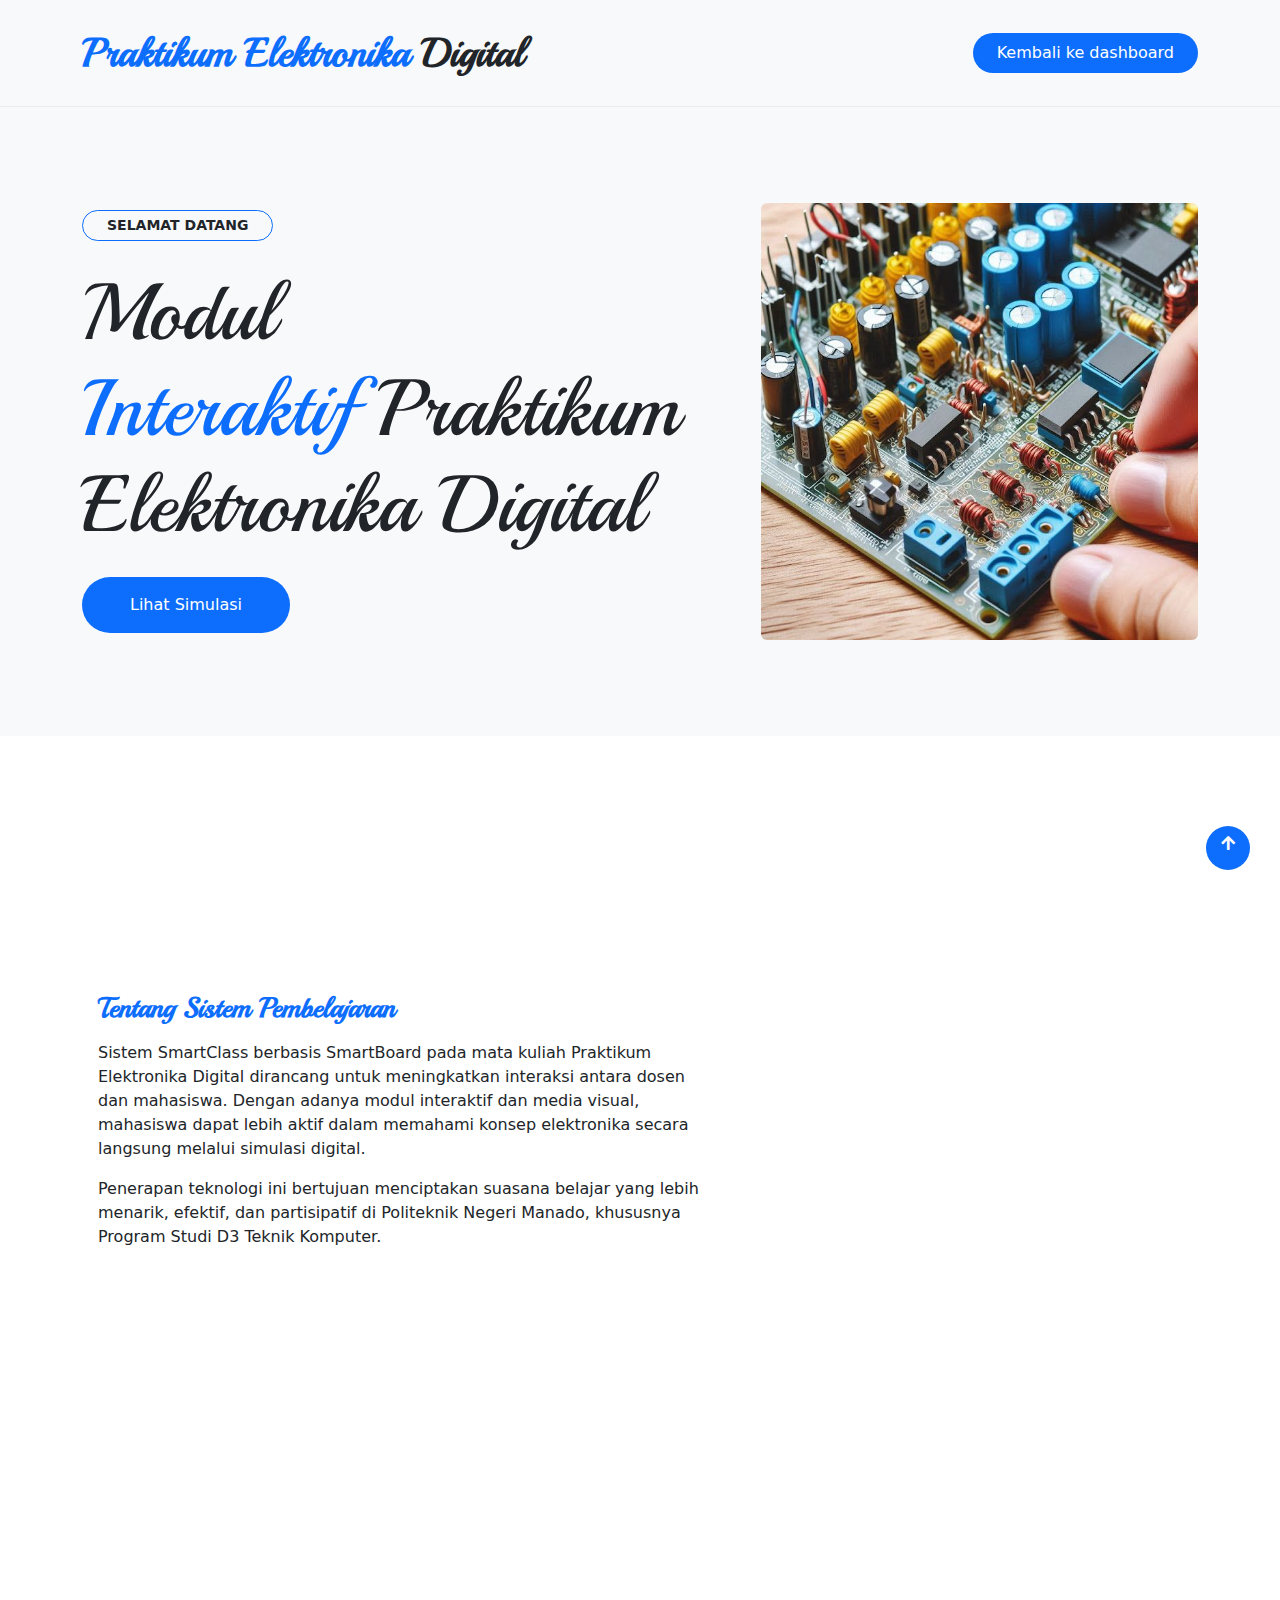
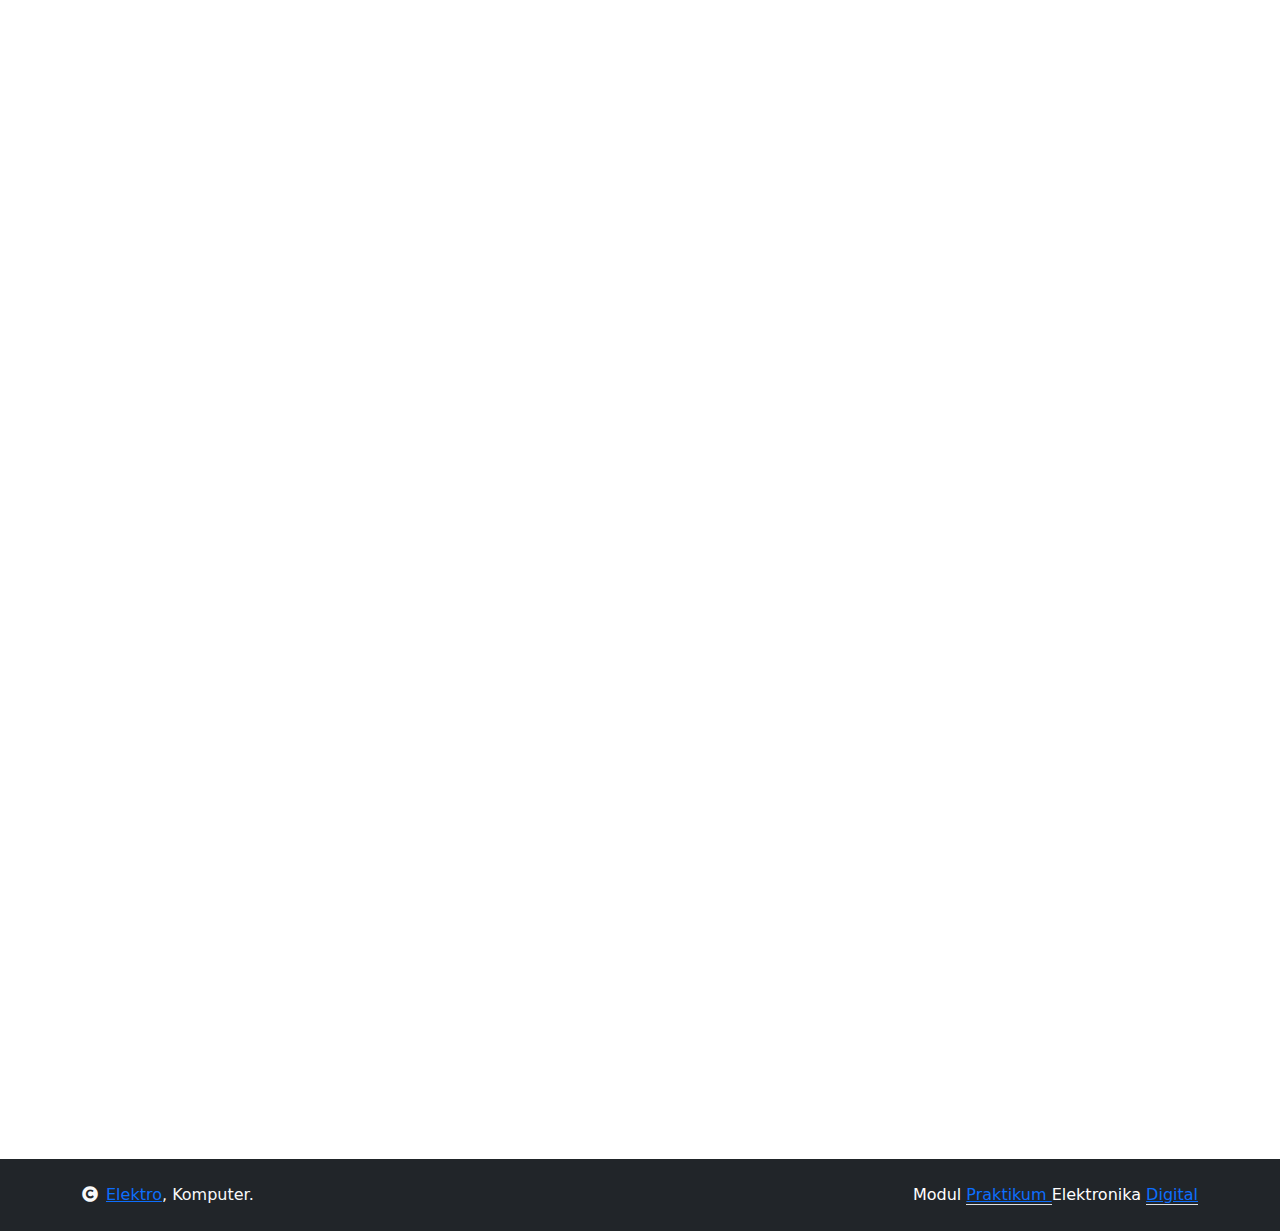
<file: index.html>
<!DOCTYPE html>
<html lang="en">

    <head>
        <meta charset="utf-8">
        <title>CaterServ - Catering Services Website Template</title>
        <meta content="width=device-width, initial-scale=1.0" name="viewport">
        <meta content="" name="keywords">
        <meta content="" name="description">

        <!-- Google Web Fonts -->
        <link rel="preconnect" href="https://fonts.googleapis.com">
        <link rel="preconnect" href="https://fonts.gstatic.com" crossorigin>
        <link href="https://fonts.googleapis.com/css2?family=Open+Sans:wght@400;600&family=Playball&display=swap" rel="stylesheet">

        <!-- Icon Font Stylesheet -->
        <link rel="stylesheet" href="https://use.fontawesome.com/releases/v5.15.4/css/all.css"/>
        <link href="https://cdn.jsdelivr.net/npm/bootstrap-icons@1.4.1/font/bootstrap-icons.css" rel="stylesheet">

        <!-- Libraries Stylesheet -->
        <link href="lib/animate/animate.min.css" rel="stylesheet">
        <link href="lib/lightbox/css/lightbox.min.css" rel="stylesheet">
        <link href="lib/owlcarousel/owl.carousel.min.css" rel="stylesheet">

        <!-- Customized Bootstrap Stylesheet -->
        <link href="css/bootstrap.min.css" rel="stylesheet">

        <!-- Template Stylesheet -->
        <link href="css/style.css" rel="stylesheet">
        <link href="https://cdn.jsdelivr.net/npm/bootstrap@5.3.0/dist/css/bootstrap.min.css" rel="stylesheet">
    </head>

    <body>

        <!-- Spinner Start -->
        <div id="spinner" class="show w-100 vh-100 bg-white position-fixed translate-middle top-50 start-50  d-flex align-items-center justify-content-center">
            <div class="spinner-grow text-primary" role="status"></div>
        </div>
        <!-- Spinner End -->


        <!-- Navbar start -->
        <div class="container-fluid nav-bar">
            <div class="container">
                <nav class="navbar navbar-light navbar-expand-lg py-4">
                    <a href="index.html" class="navbar-brand">
                        <h1 class="text-primary fw-bold mb-0"> Praktikum Elektronika <span class="text-dark">Digital</span> </h1>
                    </a>
                    <button class="navbar-toggler py-2 px-3" type="button" data-bs-toggle="collapse" data-bs-target="#navbarCollapse">
                        <span class="fa fa-bars text-primary"></span>
                    </button>
                    <div class="collapse navbar-collapse" id="navbarCollapse">
                        <div class="navbar-nav mx-auto">
                        </div>
                        <a href="https://fauzywarow.github.io/Modul/" class="btn btn-primary py-2 px-4 d-none d-xl-inline-block rounded-pill">Kembali ke dashboard</a>
                    </div>
                </nav>
            </div>
        </div>
        <!-- Navbar End -->


        <!-- Modal Search Start -->
        <div class="modal fade" id="searchModal" tabindex="-1" aria-labelledby="exampleModalLabel" aria-hidden="true">
            <div class="modal-dialog modal-fullscreen">
                <div class="modal-content rounded-0">
                    <div class="modal-header">
                        <h5 class="modal-title" id="exampleModalLabel">Search by keyword</h5>
                        <button type="button" class="btn-close" data-bs-dismiss="modal" aria-label="Close"></button>
                    </div>
                    <div class="modal-body d-flex align-items-center">
                        <div class="input-group w-75 mx-auto d-flex">
                            <input type="search" class="form-control bg-transparent p-3" placeholder="keywords" aria-describedby="search-icon-1">
                            <span id="search-icon-1" class="input-group-text p-3"><i class="fa fa-search"></i></span>
                        </div>
                    </div>
                </div>
            </div>
        </div>
        <!-- Modal Search End -->


        <!-- Hero Start -->
        <div class="container-fluid bg-light py-6 my-6 mt-0">
            <div class="container">
                <div class="row g-5 align-items-center">
                    <div class="col-lg-7 col-md-12">
                        <small class="d-inline-block fw-bold text-dark text-uppercase bg-light border border-primary rounded-pill px-4 py-1 mb-4 animated bounceInDown">Selamat Datang</small>
                        <h1 class="display-1 mb-4 animated bounceInDown">Modul <span class="text-primary">Interaktif</span>Praktikum Elektronika Digital</h1>
                        <a href="https://syallomita.github.io/praktikum-elektronika-digital/" class="btn btn-primary border-0 rounded-pill py-3 px-4 px-md-5 animated bounceInLeft">Lihat Simulasi</a>
                    </div>
                    <div class="col-lg-5 col-md-12">
                        <img src="img/hero.jpg" class="img-fluid rounded animated zoomIn" alt="">
                    </div>
                </div>
            </div>
        </div>
        <!-- Hero End -->


        <!-- Fact Start -->
<div class="container-fluid faqt py-6">
    <div class="container">
      <div class="row g-4 align-items-center">
        <div class="col-lg-7">
          <div class="row">
            <div class="col-12">
              <div class="p-3">
                <h3 class="text-primary fw-bold mb-3">
                  Tentang Sistem Pembelajaran
                </h3>
                <p>
                  Sistem SmartClass berbasis SmartBoard pada mata kuliah Praktikum Elektronika Digital dirancang untuk meningkatkan interaksi antara dosen dan mahasiswa. Dengan adanya modul interaktif dan media visual, mahasiswa dapat lebih aktif dalam memahami konsep elektronika secara langsung melalui simulasi digital.
                </p>
                <p>
                  Penerapan teknologi ini bertujuan menciptakan suasana belajar yang lebih menarik, efektif, dan partisipatif di Politeknik Negeri Manado, khususnya Program Studi D3 Teknik Komputer.
                </p>
              </div>
            </div>
          </div>
        </div>
  
        <div class="col-lg-5 wow bounceInUp" data-wow-delay="0.1s">
          <div class="video text-center">
            <button
              type="button"
              class="btn btn-play"
              data-bs-toggle="modal"
              data-src="https://www.youtube.com/embed/gqeec7iE2h4"
              data-bs-target="#videoModal"
            >
              <span></span>
            </button>
          </div>
        </div>
      </div>
    </div>
  </div>
            <!-- Modal Video -->
<div class="modal fade" id="videoModal" tabindex="-1" aria-labelledby="exampleModalLabel" aria-hidden="true">
    <div class="modal-dialog modal-lg modal-dialog-centered">
      <div class="modal-content rounded-0">
        <div class="modal-header">
          <h5 class="modal-title" id="exampleModalLabel">Youtube Video</h5>
          <button type="button" class="btn-close" data-bs-dismiss="modal" aria-label="Close"></button>
        </div>
        <div class="modal-body">
          <div class="ratio ratio-16x9">
            <iframe
              id="video"
              src=""
              frameborder="0"
              allow="accelerometer; autoplay; clipboard-write; encrypted-media; gyroscope; picture-in-picture"
              allowfullscreen
            ></iframe>
          </div>
        </div>
      </div>
    </div>
  </div>
  <!-- Bootstrap JS (WAJIB ADA) -->
<script src="https://cdn.jsdelivr.net/npm/bootstrap@5.3.0/dist/js/bootstrap.bundle.min.js"></script>

<!-- Script agar video muncul dan autoplay saat modal dibuka -->
<script>
  var videoModal = document.getElementById("videoModal");
  var videoIframe = document.getElementById("video");

  // Saat modal dibuka, ambil link dan set autoplay
  videoModal.addEventListener("show.bs.modal", function (event) {
    var button = event.relatedTarget;
    var videoSrc = button.getAttribute("data-src");
    videoIframe.src = videoSrc + "?autoplay=1&modestbranding=1&showinfo=0&rel=0";
  });

  // Saat modal ditutup, reset video
  videoModal.addEventListener("hidden.bs.modal", function () {
    videoIframe.src = "";
  });
</script>
            <!-- Script agar video muncul dan autoplay saat modal dibuka -->
            <script>
                var videoModal = document.getElementById('videoModal');
                var videoIframe = document.getElementById('video');

                videoModal.addEventListener('show.bs.modal', function (event) {
                    var button = event.relatedTarget;
                    var videoSrc = button.getAttribute('data-src');
                    videoIframe.src = videoSrc + "?autoplay=1&modestbranding=1&showinfo=0";
                });

                videoModal.addEventListener('hidden.bs.modal', function () {
                    videoIframe.src = ""; // Reset video saat modal ditutup
                });
            </script>


        <!-- Service Start -->
        <div class="container-fluid service py-6">
            <div class="container">
                <div class="text-center wow bounceInUp" data-wow-delay="0.1s">
                    <small class="d-inline-block fw-bold text-dark text-uppercase bg-light border border-primary rounded-pill px-4 py-1 mb-3">Part</small>
                    <h1 class="display-5 mb-5">Silahkan memilih part modul</h1>
                </div>
                <div class="row g-4">
                    <div class="col-lg-3 col-md-6 col-sm-12 wow bounceInUp" data-wow-delay="0.1s">
                        <div class="bg-light rounded service-item">
                            <div class="service-content d-flex align-items-center justify-content-center p-4">
                                <div class="service-content-icon text-center">
                                    <i class="fas fa-microchip fa-3x text-primary mb-4"></i>
                                    <h4 class="mb-3">Pengenalan Sistem Bilangan dan Logika Digital</h4>
                                    <p class="mb-4">Membahas dasar sistem bilangan (biner, desimal, oktal, heksadesimal), konversi antar sistem, dan pengantar logika digital sebagai fondasi praktikum.</p>
                                    <a href="1.html" class="btn btn-primary px-4 py-2 rounded-pill">Baca</a>
                                </div>
                            </div>
                        </div>
                    </div>
                    <div class="col-lg-3 col-md-6 col-sm-12 wow bounceInUp" data-wow-delay="0.3s">
                        <div class="bg-light rounded service-item">
                            <div class="service-content d-flex align-items-center justify-content-center p-4">
                                <div class="service-content-icon text-center">
                                    <i class="fas fa-bolt fa-3x text-primary mb-4"></i>
                                    <h4 class="mb-3">Gerbang Logika Dasar (AND, OR, NOT)</h4>
                                    <p class="mb-4">Mempelajari fungsi dasar, simbol, dan tabel kebenaran dari gerbang logika dasar serta cara menghubungkannya secara fisik dan simulasi.</p>
                                    <a href="2.html" class="btn btn-primary px-4 py-2 rounded-pill">Baca</a>
                                </div>
                            </div>
                        </div>
                    </div>
                    <div class="col-lg-3 col-md-6 col-sm-12 wow bounceInUp" data-wow-delay="0.5s">
                        <div class="bg-light rounded service-item">
                            <div class="service-content d-flex align-items-center justify-content-center p-4">
                                <div class="service-content-icon text-center">
                                    <i class="fas fa-plug fa-3x text-primary mb-4"></i>
                                    <h4 class="mb-3">Gerbang Logika Kombinasi (NAND, NOR, XOR, XNOR)</h4>
                                    <p class="mb-4">Menggabungkan beberapa gerbang logika untuk membentuk fungsi yang lebih kompleks dan mempelajari penggunaannya dalam desain rangkaian..</p>
                                    <a href="3.html" class="btn btn-primary px-4 py-2 rounded-pill">Baca</a>
                                </div>
                            </div>
                        </div>
                    </div>
                    <div class="col-lg-3 col-md-6 col-sm-12 wow bounceInUp" data-wow-delay="0.7s">
                        <div class="bg-light rounded service-item">
                            <div class="service-content d-flex align-items-center justify-content-center p-4">
                                <div class="service-content-icon text-center">
                                    <i class="fas fa-tools fa-3x text-primary mb-4"></i>
                                    <h4 class="mb-3">Penyederhanaan Logika dan Hukum De Morgan</h4>
                                    <p class="mb-4">Menggunakan hukum-hukum aljabar Boolean dan Hukum De Morgan untuk menyederhanakan ekspresi logika, baik secara teori maupun praktik.</p>
                                    <a href="4.html" class="btn btn-primary px-4 py-2 rounded-pill">Baca</a>
                                </div>
                            </div>
                        </div>
                    </div>
                    <div class="col-lg-3 col-md-6 col-sm-12 wow bounceInUp" data-wow-delay="0.1s">
                        <div class="bg-light rounded service-item">
                            <div class="service-content d-flex align-items-center justify-content-center p-4">
                                <div class="service-content-icon text-center">
                                    <i class="fas fa-battery-full fa-3x text-primary mb-4"></i>
                                    <h4 class="mb-3">Rangkaian Kombinasi: Adder, Komparator, dan Decoder</h4>
                                    <p class="mb-4">Mendesain dan menguji rangkaian seperti half-adder, full-adder, komparator 2-bit, dan decoder sederhana dengan tabel kebenaran.</p>
                                    <a href="5.html" class="btn btn-primary px-4 py-2 rounded-pill">Baca</a>
                                </div>
                            </div>
                        </div>
                    </div>
                    <div class="col-lg-3 col-md-6 col-sm-12 wow bounceInUp" data-wow-delay="0.3s">
                        <div class="bg-light rounded service-item">
                            <div class="service-content d-flex align-items-center justify-content-center p-4">
                                <div class="service-content-icon text-center">
                                    <i class="fas fa-memory fa-3x text-primary mb-4"></i>
                                    <h4 class="mb-3">Flip-Flop Dasar (RS, D, JK, T)</h4>
                                    <p class="mb-4">Mengenal flip-flop sebagai rangkaian penyimpan bit dan mempraktikkan penggunaannya dalam penyimpanan data dan clock control.</p>
                                    <a href="6.html" class="btn btn-primary px-4 py-2 rounded-pill">Baca</a>
                                </div>
                            </div>
                        </div>
                    </div>
                    <div class="col-lg-3 col-md-6 col-sm-12 wow bounceInUp" data-wow-delay="0.5s">
                        <div class="bg-light rounded service-item">
                            <div class="service-content d-flex align-items-center justify-content-center p-4">
                                <div class="service-content-icon text-center">
                                    <i class="fas fa-code fa-3x text-primary mb-4"></i>
                                    <h4 class="mb-3">Rangkaian Pencacah (Counter)</h4>
                                    <p class="mb-4">Merakit rangkaian penghitung (up/down counter), mempelajari perbedaan counter sinkron dan asinkron, dan mengamati sinyal clock.</p>
                                    <a href="7.html" class="btn btn-primary px-4 py-2 rounded-pill">Baca</a>
                                </div>
                            </div>
                        </div>
                    </div>
                    <div class="col-lg-3 col-md-6 col-sm-12 wow bounceInUp" data-wow-delay="0.7s">
                        <div class="bg-light rounded service-item">
                            <div class="service-content d-flex align-items-center justify-content-center p-4">
                                <div class="service-content-icon text-center">
                                    <i class="fas fa-robot fa-3x text-primary mb-4"></i>
                                    <h4 class="mb-3">Aplikasi Mini: Kontrol Lampu atau Sistem Otomatis</h4>
                                    <p class="mb-4">Penerapan logika digital dalam sistem nyata seperti simulasi lampu lalu lintas, motor menyala otomatis, atau rangkaian kontrol sederhana berbasis logika.</p>
                                    <a href="8.html" class="btn btn-primary px-4 py-2 rounded-pill">Baca</a>
                                </div>
                            </div>
                        </div>
                    </div>
                </div>
            </div>
        </div>
        <!-- Service End -->

        <!-- Copyright Start -->
        <div class="container-fluid copyright bg-dark py-4">
            <div class="container">
                <div class="row">
                    <div class="col-md-6 text-center text-md-start mb-3 mb-md-0">
                        <span class="text-light"><a href="#"><i class="fas fa-copyright text-light me-2"></i>Elektro</a>, Komputer.</span>
                    </div>
                    <div class="col-md-6 my-auto text-center text-md-end text-white">
                        <!--/*** This template is free as long as you keep the below author’s credit link/attribution link/backlink. ***/-->
                        <!--/*** If you'd like to use the template without the below author’s credit link/attribution link/backlink, ***/-->
                        <!--/*** you can purchase the Credit Removal License from "https://htmlcodex.com/credit-removal". ***/-->
                        Modul <a class="border-bottom" href="https://htmlcodex.com">Praktikum </a>Elektronika <a class="border-bottom" href="https://themewagon.com">Digital</a>
                    </div>
                </div>
            </div>
        </div>
        <!-- Copyright End -->


        <!-- Back to Top -->
        <a href="#" class="btn btn-md-square btn-primary rounded-circle back-to-top"><i class="fa fa-arrow-up"></i></a>   

        
        <!-- JavaScript Libraries -->
        <script src="https://ajax.googleapis.com/ajax/libs/jquery/1.12.4/jquery.min.js"></script>
        <script src="https://cdn.jsdelivr.net/npm/bootstrap@5.0.0/dist/js/bootstrap.bundle.min.js"></script>
        <script src="lib/wow/wow.min.js"></script>
        <script src="lib/easing/easing.min.js"></script>
        <script src="lib/waypoints/waypoints.min.js"></script>
        <script src="lib/counterup/counterup.min.js"></script>
        <script src="lib/lightbox/js/lightbox.min.js"></script>
        <script src="lib/owlcarousel/owl.carousel.min.js"></script>

        <!-- Template Javascript -->
        <script src="js/main.js"></script>
    </body>
</html>
</file>
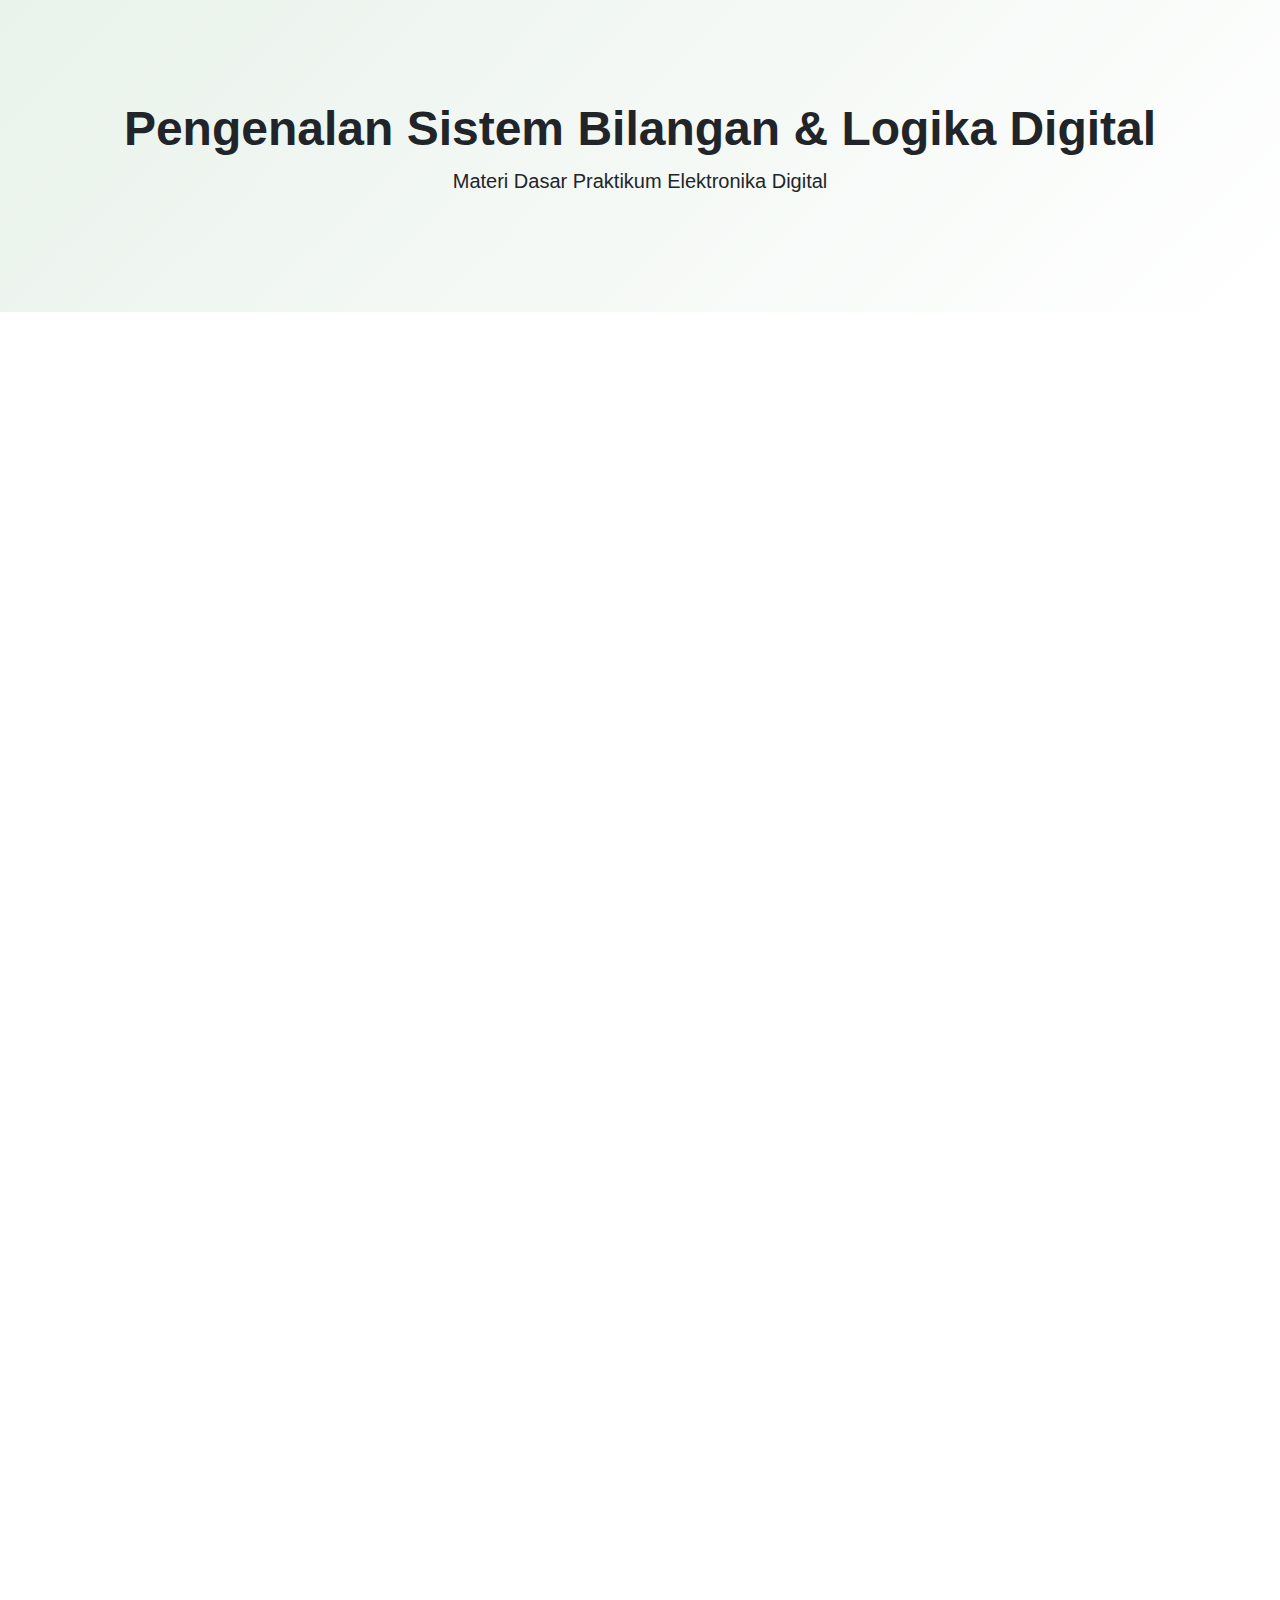
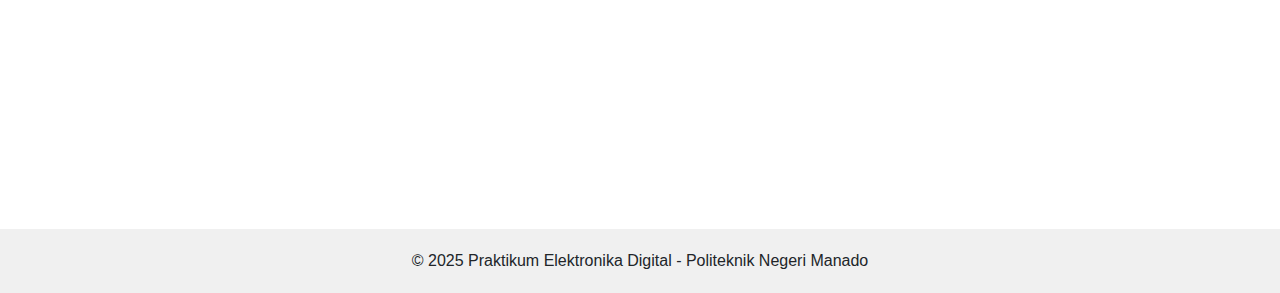
<file: 1.html>
<!DOCTYPE html>
<html lang="id">
<head>
  <meta charset="UTF-8">
  <meta name="viewport" content="width=device-width, initial-scale=1">
  <title>Pengenalan Sistem Bilangan & Logika Digital</title>
  <link href="https://cdn.jsdelivr.net/npm/bootstrap@5.3.0/dist/css/bootstrap.min.css" rel="stylesheet">
  <!-- Tambahan Animate.css CDN -->
  <link rel="stylesheet" href="https://cdnjs.cloudflare.com/ajax/libs/animate.css/4.1.1/animate.min.css"/>
  <style>
    body {
      font-family: 'Segoe UI', sans-serif;
    }
    .hero {
      background: linear-gradient(135deg, #e9f2eb, #ffffff);
      padding: 100px 0;
      text-align: center;
      animation: fadeInDown 1s ease-out;
    }
    .hero h1 {
      font-weight: bold;
    }
    .section-content {
      padding: 60px 20px;
      opacity: 0;
      transform: translateY(20px);
      animation: fadeInUp 1s ease-out forwards;
      animation-delay: 0.3s;
    }
    .text-justify {
      text-align: justify;
    }
    footer {
      background-color: #f0f0f0;
      padding: 20px 0;
      text-align: center;
    }
    .btn-lanjut {
      background: #0d6efd;
      color: white;
      padding: 12px 30px;
      font-size: 1.1rem;
      border-radius: 50px;
      transition: 0.3s ease;
      text-decoration: none;
      animation: fadeInUp 1s ease-out 0.6s forwards;
      opacity: 0;
      display: inline-block;
    }
    .btn-lanjut:hover {
      background: #0b5ed7;
      transform: scale(1.05);
      color: white;
      text-decoration: none;
    }
    img.animated-img {
      animation: zoomIn 1s ease-out;
    }

    @keyframes fadeInUp {
      0% { opacity: 0; transform: translateY(30px); }
      100% { opacity: 1; transform: translateY(0); }
    }

    @keyframes fadeInDown {
      0% { opacity: 0; transform: translateY(-30px); }
      100% { opacity: 1; transform: translateY(0); }
    }

    @keyframes zoomIn {
      0% { opacity: 0; transform: scale(0.9); }
      100% { opacity: 1; transform: scale(1); }
    }
  </style>
</head>
<body>

  <!-- Hero Section -->
  <div class="hero">
    <div class="container">
      <h1 class="display-5 animate__animated animate__fadeInDown">Pengenalan Sistem Bilangan & Logika Digital</h1>
      <p class="lead animate__animated animate__fadeInUp">Materi Dasar Praktikum Elektronika Digital</p>
    </div>
  </div>

  <!-- Materi Section -->
  <div class="section-content">
    <div class="container">

      <!-- Sub Judul 1 -->
      <h3 class="mb-4 text-center animate__animated animate__fadeInUp">Apa Itu Sistem Bilangan?</h3>
      <p class="text-justify animate__animated animate__fadeInUp">
        Sistem bilangan merupakan cara untuk merepresentasikan angka dalam berbagai bentuk dasar seperti biner (basis 2), desimal (basis 10), oktal (basis 8), dan heksadesimal (basis 16). Dalam dunia elektronika digital, sistem bilangan biner sangat penting karena sistem digital hanya mengenal dua keadaan logika yaitu 0 dan 1. Angka-angka dalam sistem ini digunakan untuk pengolahan data, penyimpanan informasi, dan operasi logika dalam perangkat elektronik.
      </p>

      <!-- Sub Judul 2 -->
      <h3 class="mt-5 mb-4 text-center animate__animated animate__fadeInUp">Pengenalan Logika Digital</h3>
      <p class="text-justify animate__animated animate__fadeInUp">
        Logika digital adalah dasar dari sistem elektronik modern. Ia beroperasi berdasarkan prinsip aljabar Boolean dan menggunakan gerbang logika seperti AND, OR, dan NOT untuk melakukan operasi logika. Kombinasi dari gerbang-gerbang ini dapat membentuk rangkaian logika kompleks seperti adders, multiplexer, dan register. Logika digital memungkinkan pengolahan informasi secara sistematis dan efisien dalam berbagai perangkat seperti komputer, mikrokontroler, dan sistem kontrol otomatis.
      </p>
    </div>
  </div>

  <!-- Gambar Section -->
  <div class="section-content bg-light">
    <div class="container text-center">
      <h4 class="mb-4 animate__animated animate__fadeInUp">Contoh Ilustrasi Logika Digital</h4>
      <img src="img/1.png" class="img-fluid rounded shadow animated-img" alt="Ilustrasi logika digital">
      <p class="mt-3 text-muted animate__animated animate__fadeInUp">*Gambar di atas merupakan contoh rangkaian logika digital sederhana.</p>
    </div>
  </div>

  <!-- Tombol Lanjut -->
  <div class="section-content text-center">
    <a href="halaman2.html" class="btn-lanjut">Lanjut ke Materi Selanjutnya</a>
  </div>

  <!-- Footer -->
  <footer>
    <div class="container">
      <p class="mb-0">&copy; 2025 Praktikum Elektronika Digital - Politeknik Negeri Manado</p>
    </div>
  </footer>

  <!-- Bootstrap JS -->
  <script src="https://cdn.jsdelivr.net/npm/bootstrap@5.3.0/dist/js/bootstrap.bundle.min.js"></script>
</body>
</html>
</file>
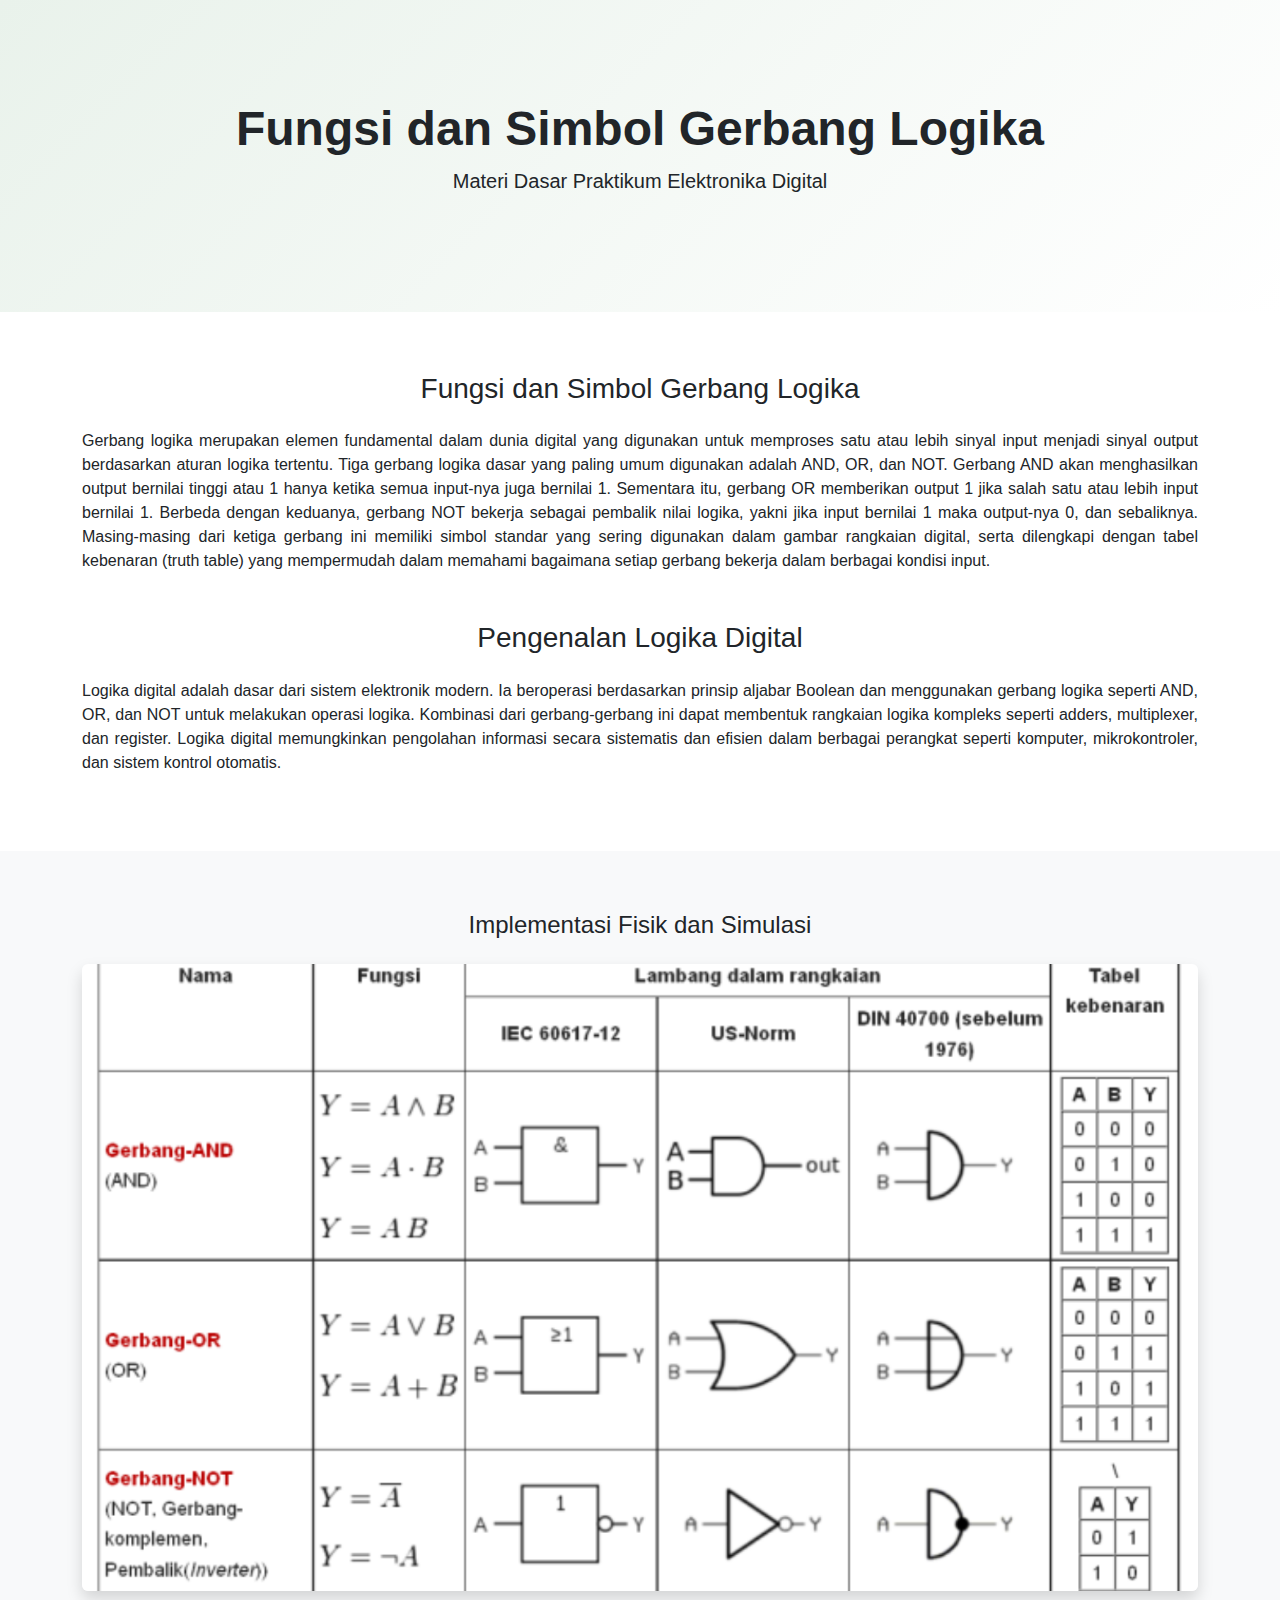
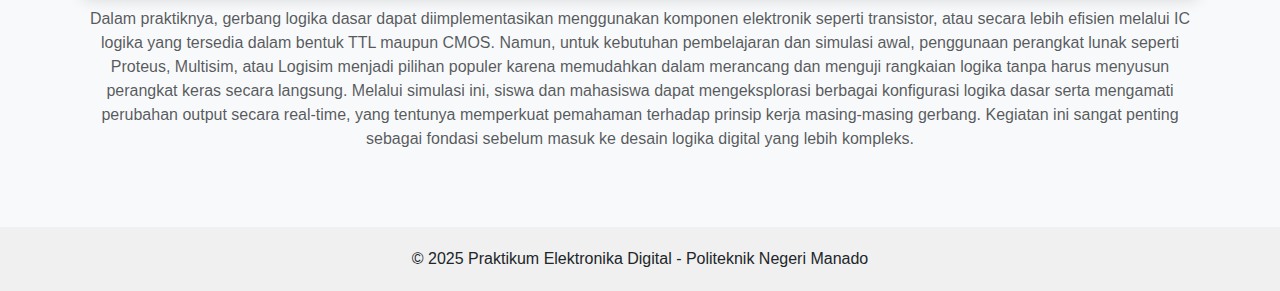
<file: 2.html>
<!DOCTYPE html>
<html lang="id">
<head>
  <meta charset="UTF-8">
  <meta name="viewport" content="width=device-width, initial-scale=1">
  <title>Gerbang Logika Dasar (AND, OR, NOT)</title>
  <link href="https://cdn.jsdelivr.net/npm/bootstrap@5.3.0/dist/css/bootstrap.min.css" rel="stylesheet">
  <style>
    body {
      font-family: 'Segoe UI', sans-serif;
    }
    .hero {
      background: linear-gradient(135deg, #e9f2eb, #ffffff);
      padding: 100px 0;
      text-align: center;
    }
    .hero h1 {
      font-weight: bold;
    }
    .section-content {
      padding: 60px 20px;
    }
    .text-justify {
      text-align: justify;
    }
    footer {
      background-color: #f0f0f0;
      padding: 20px 0;
      text-align: center;
    }
    .btn-lanjut {
      background: #0d6efd;
      color: white;
      padding: 12px 30px;
      font-size: 1.1rem;
      border-radius: 50px;
      transition: 0.3s;
      text-decoration: none;
    }
    .btn-lanjut:hover {
      background: #0b5ed7;
      text-decoration: none;
      color: white;
    }
  </style>
</head>
<body>

  <!-- Hero Section -->
  <div class="hero">
    <div class="container">
      <h1 class="display-5">Fungsi dan Simbol Gerbang Logika</h1>
      <p class="lead">Materi Dasar Praktikum Elektronika Digital</p>
    </div>
  </div>

  <!-- Materi Section -->
  <div class="section-content">
    <div class="container">

      <!-- Sub Judul 1 -->
      <h3 class="mb-4 text-center">Fungsi dan Simbol Gerbang Logika</h3>
      <p class="text-justify">
        Gerbang logika merupakan elemen fundamental dalam dunia digital yang digunakan untuk memproses satu atau lebih sinyal input menjadi sinyal output berdasarkan aturan logika tertentu. Tiga gerbang logika dasar yang paling umum digunakan adalah AND, OR, dan NOT. Gerbang AND akan menghasilkan output bernilai tinggi atau 1 hanya ketika semua input-nya juga bernilai 1. Sementara itu, gerbang OR memberikan output 1 jika salah satu atau lebih input bernilai 1. Berbeda dengan keduanya, gerbang NOT bekerja sebagai pembalik nilai logika, yakni jika input bernilai 1 maka output-nya 0, dan sebaliknya. Masing-masing dari ketiga gerbang ini memiliki simbol standar yang sering digunakan dalam gambar rangkaian digital, serta dilengkapi dengan tabel kebenaran (truth table) yang mempermudah dalam memahami bagaimana setiap gerbang bekerja dalam berbagai kondisi input.
      </p>
      <!-- Sub Judul 2 -->
      <h3 class="mt-5 mb-4 text-center">Pengenalan Logika Digital</h3>
      <p class="text-justify">
        Logika digital adalah dasar dari sistem elektronik modern. Ia beroperasi berdasarkan prinsip aljabar Boolean dan menggunakan gerbang logika seperti AND, OR, dan NOT untuk melakukan operasi logika. Kombinasi dari gerbang-gerbang ini dapat membentuk rangkaian logika kompleks seperti adders, multiplexer, dan register. Logika digital memungkinkan pengolahan informasi secara sistematis dan efisien dalam berbagai perangkat seperti komputer, mikrokontroler, dan sistem kontrol otomatis.
      </p>
    </div>
  </div>

  <!-- Gambar Section -->
  <div class="section-content bg-light">
    <div class="container text-center">
      <h4 class="mb-4">Implementasi Fisik dan Simulasi</h4>
      <img src="img/2.png" class="img-fluid rounded shadow" alt="Ilustrasi logika digital">
      <p class="mt-3 text-muted">Dalam praktiknya, gerbang logika dasar dapat diimplementasikan menggunakan komponen elektronik seperti transistor, atau secara lebih efisien melalui IC logika yang tersedia dalam bentuk TTL maupun CMOS. Namun, untuk kebutuhan pembelajaran dan simulasi awal, penggunaan perangkat lunak seperti Proteus, Multisim, atau Logisim menjadi pilihan populer karena memudahkan dalam merancang dan menguji rangkaian logika tanpa harus menyusun perangkat keras secara langsung. Melalui simulasi ini, siswa dan mahasiswa dapat mengeksplorasi berbagai konfigurasi logika dasar serta mengamati perubahan output secara real-time, yang tentunya memperkuat pemahaman terhadap prinsip kerja masing-masing gerbang. Kegiatan ini sangat penting sebagai fondasi sebelum masuk ke desain logika digital yang lebih kompleks.</p>
    </div>
  </div>


  <!-- Footer -->
  <footer>
    <div class="container">
      <p class="mb-0">&copy; 2025 Praktikum Elektronika Digital - Politeknik Negeri Manado</p>
    </div>
  </footer>

  <!-- Bootstrap JS -->
  <script src="https://cdn.jsdelivr.net/npm/bootstrap@5.3.0/dist/js/bootstrap.bundle.min.js"></script>
</body>
</html>
</file>
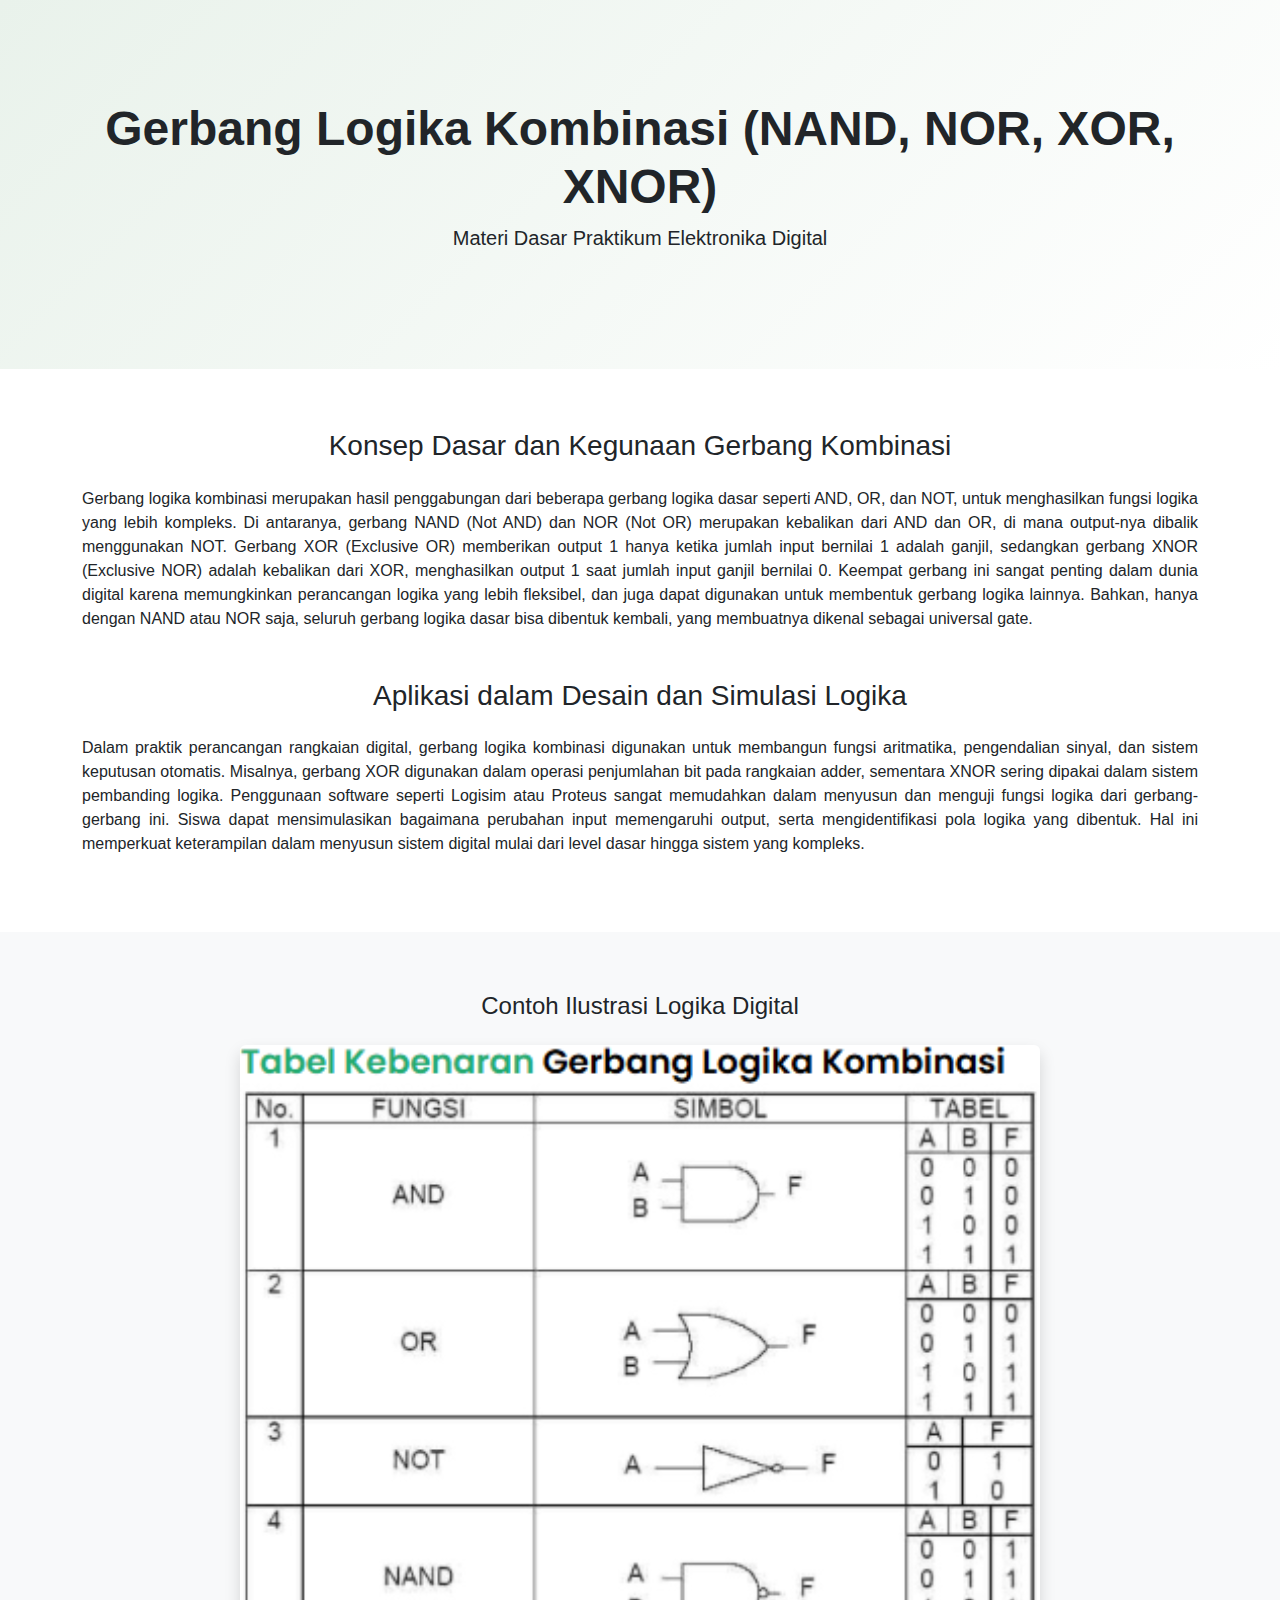
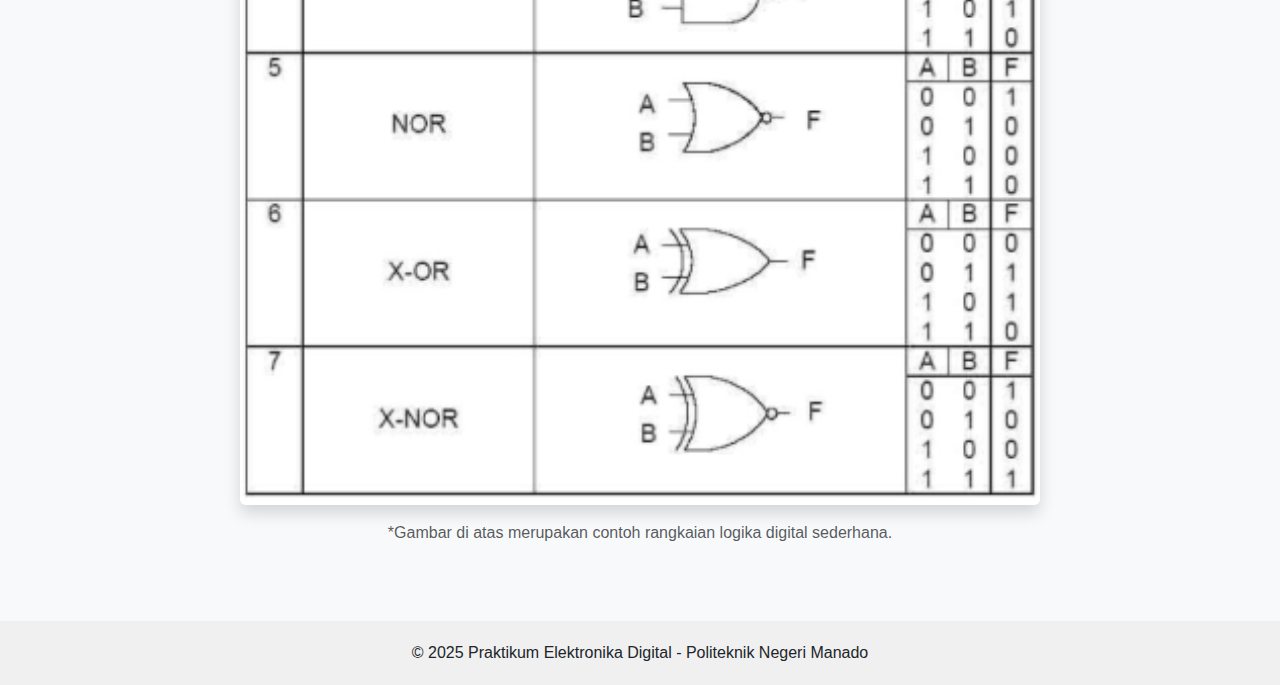
<file: 3.html>
<!DOCTYPE html>
<html lang="id">
<head>
  <meta charset="UTF-8">
  <meta name="viewport" content="width=device-width, initial-scale=1">
  <title>Gerbang Logika Kombinasi (NAND, NOR, XOR, XNOR)</title>
  <link href="https://cdn.jsdelivr.net/npm/bootstrap@5.3.0/dist/css/bootstrap.min.css" rel="stylesheet">
  <style>
    body {
      font-family: 'Segoe UI', sans-serif;
    }
    .hero {
      background: linear-gradient(135deg, #e9f2eb, #ffffff);
      padding: 100px 0;
      text-align: center;
    }
    .hero h1 {
      font-weight: bold;
    }
    .section-content {
      padding: 60px 20px;
    }
    .text-justify {
      text-align: justify;
    }
    footer {
      background-color: #f0f0f0;
      padding: 20px 0;
      text-align: center;
    }
    .btn-lanjut {
      background: #0d6efd;
      color: white;
      padding: 12px 30px;
      font-size: 1.1rem;
      border-radius: 50px;
      transition: 0.3s;
      text-decoration: none;
    }
    .btn-lanjut:hover {
      background: #0b5ed7;
      text-decoration: none;
      color: white;
    }
  </style>
</head>
<body>

  <!-- Hero Section -->
  <div class="hero">
    <div class="container">
      <h1 class="display-5">Gerbang Logika Kombinasi (NAND, NOR, XOR, XNOR)</h1>
      <p class="lead">Materi Dasar Praktikum Elektronika Digital</p>
    </div>
  </div>

  <!-- Materi Section -->
  <div class="section-content">
    <div class="container">

      <!-- Sub Judul 1 -->
      <h3 class="mb-4 text-center">Konsep Dasar dan Kegunaan Gerbang Kombinasi</h3>
      <p class="text-justify">
        Gerbang logika kombinasi merupakan hasil penggabungan dari beberapa gerbang logika dasar seperti AND, OR, dan NOT, untuk menghasilkan fungsi logika yang lebih kompleks. Di antaranya, gerbang NAND (Not AND) dan NOR (Not OR) merupakan kebalikan dari AND dan OR, di mana output-nya dibalik menggunakan NOT. Gerbang XOR (Exclusive OR) memberikan output 1 hanya ketika jumlah input bernilai 1 adalah ganjil, sedangkan gerbang XNOR (Exclusive NOR) adalah kebalikan dari XOR, menghasilkan output 1 saat jumlah input ganjil bernilai 0. Keempat gerbang ini sangat penting dalam dunia digital karena memungkinkan perancangan logika yang lebih fleksibel, dan juga dapat digunakan untuk membentuk gerbang logika lainnya. Bahkan, hanya dengan NAND atau NOR saja, seluruh gerbang logika dasar bisa dibentuk kembali, yang membuatnya dikenal sebagai universal gate.
      </p>

      <!-- Sub Judul 2 -->
      <h3 class="mt-5 mb-4 text-center">Aplikasi dalam Desain dan Simulasi Logika</h3>
      <p class="text-justify">
        Dalam praktik perancangan rangkaian digital, gerbang logika kombinasi digunakan untuk membangun fungsi aritmatika, pengendalian sinyal, dan sistem keputusan otomatis. Misalnya, gerbang XOR digunakan dalam operasi penjumlahan bit pada rangkaian adder, sementara XNOR sering dipakai dalam sistem pembanding logika. Penggunaan software seperti Logisim atau Proteus sangat memudahkan dalam menyusun dan menguji fungsi logika dari gerbang-gerbang ini. Siswa dapat mensimulasikan bagaimana perubahan input memengaruhi output, serta mengidentifikasi pola logika yang dibentuk. Hal ini memperkuat keterampilan dalam menyusun sistem digital mulai dari level dasar hingga sistem yang kompleks.
      </p>
    </div>
  </div>

  <!-- Gambar Section -->
  <div class="section-content bg-light">
    <div class="container text-center">
      <h4 class="mb-4">Contoh Ilustrasi Logika Digital</h4>
      <img src="img/3.png" class="img-fluid rounded shadow" alt="Ilustrasi logika digital">
      <p class="mt-3 text-muted">*Gambar di atas merupakan contoh rangkaian logika digital sederhana.</p>
    </div>
  </div>



  <!-- Footer -->
  <footer>
    <div class="container">
      <p class="mb-0">&copy; 2025 Praktikum Elektronika Digital - Politeknik Negeri Manado</p>
    </div>
  </footer>

  <!-- Bootstrap JS -->
  <script src="https://cdn.jsdelivr.net/npm/bootstrap@5.3.0/dist/js/bootstrap.bundle.min.js"></script>
</body>
</html>
</file>
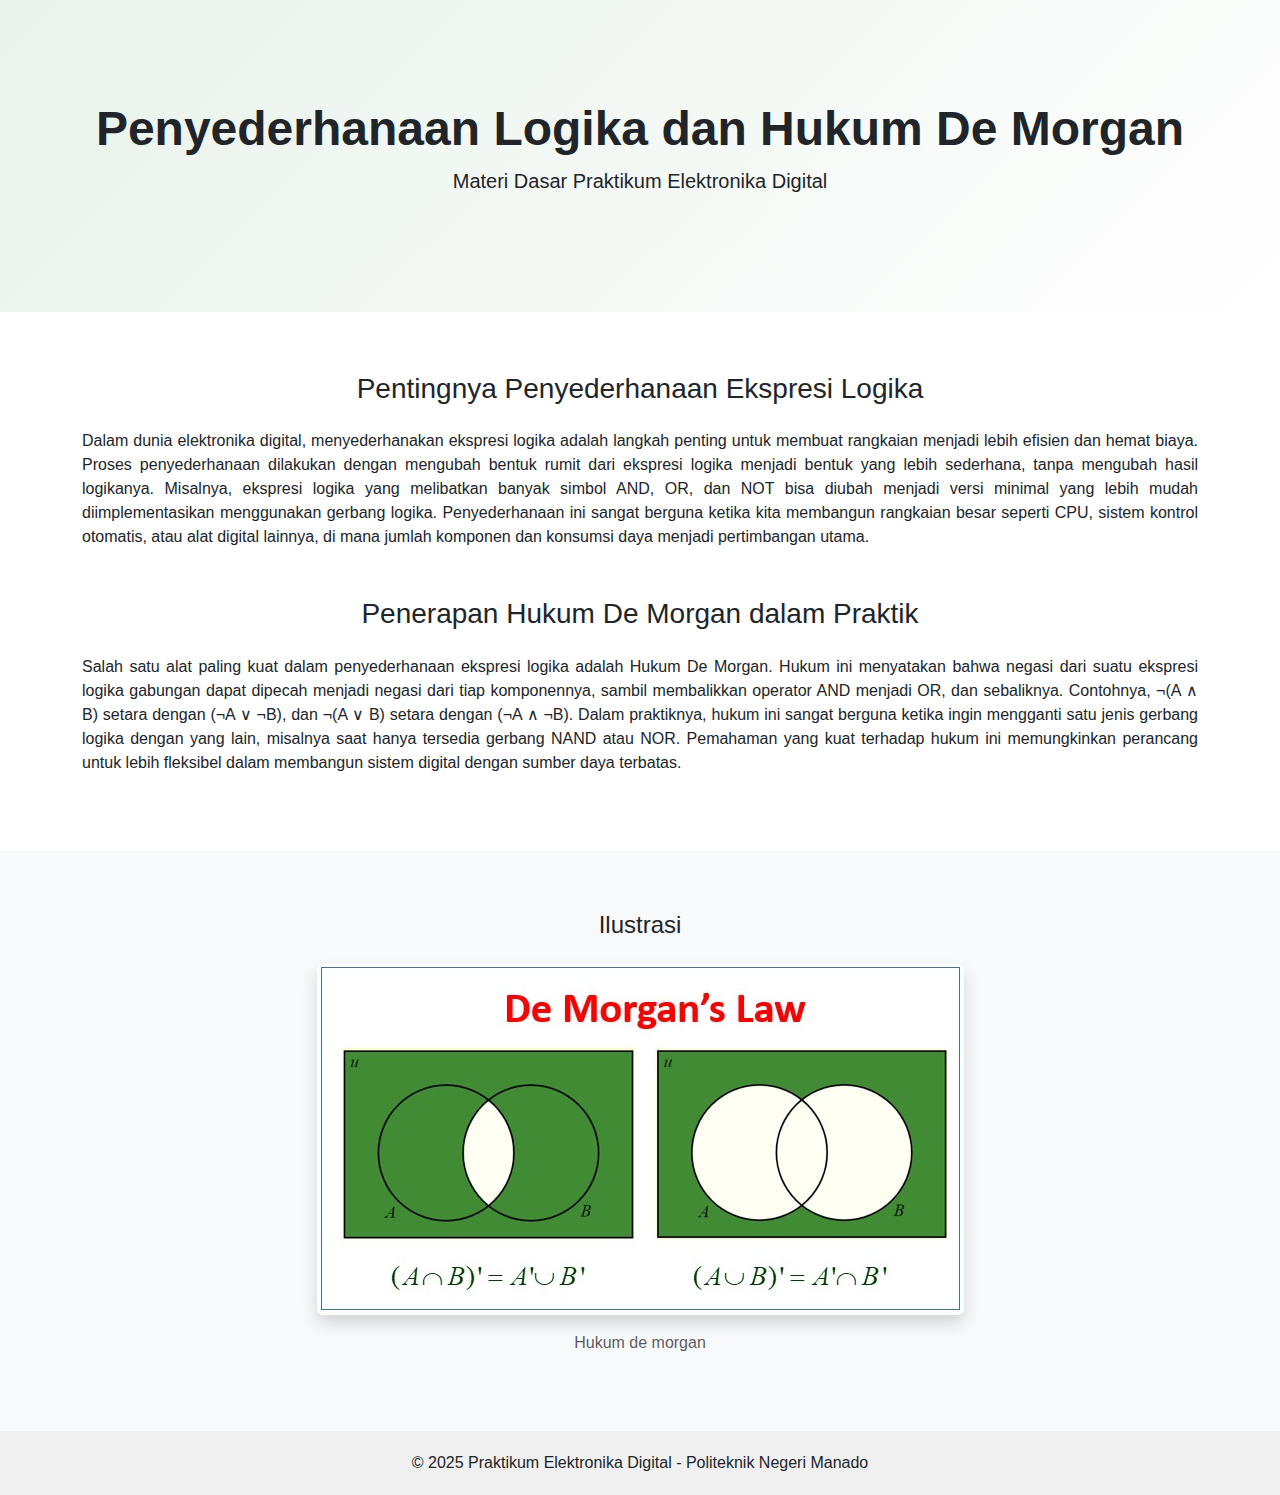
<file: 4.html>
<!DOCTYPE html>
<html lang="id">
<head>
  <meta charset="UTF-8">
  <meta name="viewport" content="width=device-width, initial-scale=1">
  <title>Penyederhanaan Logika dan Hukum De Morgan</title>
  <link href="https://cdn.jsdelivr.net/npm/bootstrap@5.3.0/dist/css/bootstrap.min.css" rel="stylesheet">
  <style>
    body {
      font-family: 'Segoe UI', sans-serif;
    }
    .hero {
      background: linear-gradient(135deg, #e9f2eb, #ffffff);
      padding: 100px 0;
      text-align: center;
    }
    .hero h1 {
      font-weight: bold;
    }
    .section-content {
      padding: 60px 20px;
    }
    .text-justify {
      text-align: justify;
    }
    footer {
      background-color: #f0f0f0;
      padding: 20px 0;
      text-align: center;
    }
    .btn-lanjut {
      background: #0d6efd;
      color: white;
      padding: 12px 30px;
      font-size: 1.1rem;
      border-radius: 50px;
      transition: 0.3s;
      text-decoration: none;
    }
    .btn-lanjut:hover {
      background: #0b5ed7;
      text-decoration: none;
      color: white;
    }
  </style>
</head>
<body>

  <!-- Hero Section -->
  <div class="hero">
    <div class="container">
      <h1 class="display-5">Penyederhanaan Logika dan Hukum De Morgan</h1>
      <p class="lead">Materi Dasar Praktikum Elektronika Digital</p>
    </div>
  </div>

  <!-- Materi Section -->
  <div class="section-content">
    <div class="container">

      <!-- Sub Judul 1 -->
      <h3 class="mb-4 text-center">Pentingnya Penyederhanaan Ekspresi Logika</h3>
      <p class="text-justify">
        Dalam dunia elektronika digital, menyederhanakan ekspresi logika adalah langkah penting untuk membuat rangkaian menjadi lebih efisien dan hemat biaya. Proses penyederhanaan dilakukan dengan mengubah bentuk rumit dari ekspresi logika menjadi bentuk yang lebih sederhana, tanpa mengubah hasil logikanya. Misalnya, ekspresi logika yang melibatkan banyak simbol AND, OR, dan NOT bisa diubah menjadi versi minimal yang lebih mudah diimplementasikan menggunakan gerbang logika. Penyederhanaan ini sangat berguna ketika kita membangun rangkaian besar seperti CPU, sistem kontrol otomatis, atau alat digital lainnya, di mana jumlah komponen dan konsumsi daya menjadi pertimbangan utama.
      </p>

      <!-- Sub Judul 2 -->
      <h3 class="mt-5 mb-4 text-center">Penerapan Hukum De Morgan dalam Praktik</h3>
      <p class="text-justify">
        Salah satu alat paling kuat dalam penyederhanaan ekspresi logika adalah Hukum De Morgan. Hukum ini menyatakan bahwa negasi dari suatu ekspresi logika gabungan dapat dipecah menjadi negasi dari tiap komponennya, sambil membalikkan operator AND menjadi OR, dan sebaliknya. Contohnya, ¬(A ∧ B) setara dengan (¬A ∨ ¬B), dan ¬(A ∨ B) setara dengan (¬A ∧ ¬B). Dalam praktiknya, hukum ini sangat berguna ketika ingin mengganti satu jenis gerbang logika dengan yang lain, misalnya saat hanya tersedia gerbang NAND atau NOR. Pemahaman yang kuat terhadap hukum ini memungkinkan perancang untuk lebih fleksibel dalam membangun sistem digital dengan sumber daya terbatas.
      </p>
    </div>
  </div>

  <!-- Gambar Section -->
  <div class="section-content bg-light">
    <div class="container text-center">
      <h4 class="mb-4">Ilustrasi</h4>
      <img src="img/4.jpeg" class="img-fluid rounded shadow" alt="Ilustrasi logika digital">
      <p class="mt-3 text-muted">Hukum de morgan</p>
    </div>
  </div>


  <!-- Footer -->
  <footer>
    <div class="container">
      <p class="mb-0">&copy; 2025 Praktikum Elektronika Digital - Politeknik Negeri Manado</p>
    </div>
  </footer>

  <!-- Bootstrap JS -->
  <script src="https://cdn.jsdelivr.net/npm/bootstrap@5.3.0/dist/js/bootstrap.bundle.min.js"></script>
</body>
</html>
</file>
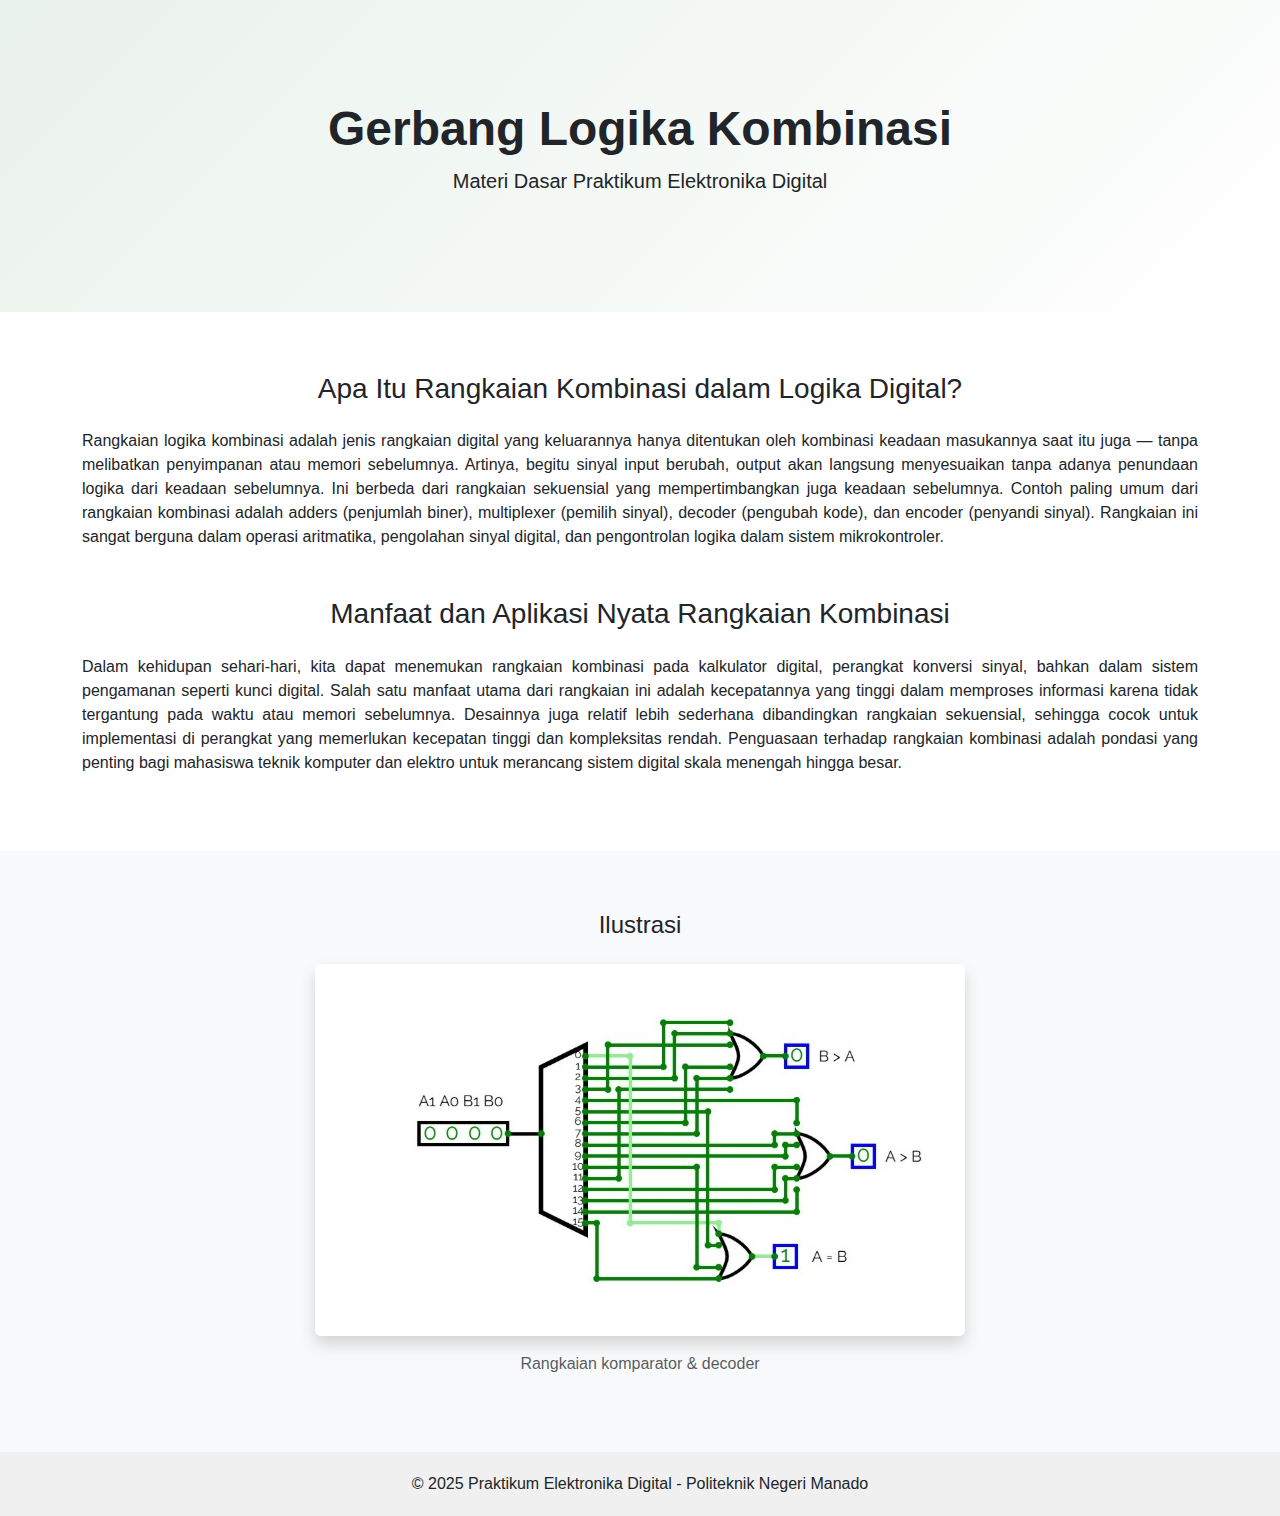
<file: 5.html>
<!DOCTYPE html>
<html lang="id">
<head>
  <meta charset="UTF-8">
  <meta name="viewport" content="width=device-width, initial-scale=1">
  <title>Gerbang Logika Kombinasi</title>
  <link href="https://cdn.jsdelivr.net/npm/bootstrap@5.3.0/dist/css/bootstrap.min.css" rel="stylesheet">
  <style>
    body {
      font-family: 'Segoe UI', sans-serif;
    }
    .hero {
      background: linear-gradient(135deg, #e9f2eb, #ffffff);
      padding: 100px 0;
      text-align: center;
    }
    .hero h1 {
      font-weight: bold;
    }
    .section-content {
      padding: 60px 20px;
    }
    .text-justify {
      text-align: justify;
    }
    footer {
      background-color: #f0f0f0;
      padding: 20px 0;
      text-align: center;
    }
    .btn-lanjut {
      background: #0d6efd;
      color: white;
      padding: 12px 30px;
      font-size: 1.1rem;
      border-radius: 50px;
      transition: 0.3s;
      text-decoration: none;
    }
    .btn-lanjut:hover {
      background: #0b5ed7;
      text-decoration: none;
      color: white;
    }
  </style>
</head>
<body>

  <!-- Hero Section -->
  <div class="hero">
    <div class="container">
      <h1 class="display-5">Gerbang Logika Kombinasi</h1>
      <p class="lead">Materi Dasar Praktikum Elektronika Digital</p>
    </div>
  </div>

  <!-- Materi Section -->
  <div class="section-content">
    <div class="container">

      <!-- Sub Judul 1 -->
      <h3 class="mb-4 text-center">Apa Itu Rangkaian Kombinasi dalam Logika Digital?</h3>
      <p class="text-justify">
        Rangkaian logika kombinasi adalah jenis rangkaian digital yang keluarannya hanya ditentukan oleh kombinasi keadaan masukannya saat itu juga — tanpa melibatkan penyimpanan atau memori sebelumnya. Artinya, begitu sinyal input berubah, output akan langsung menyesuaikan tanpa adanya penundaan logika dari keadaan sebelumnya. Ini berbeda dari rangkaian sekuensial yang mempertimbangkan juga keadaan sebelumnya. Contoh paling umum dari rangkaian kombinasi adalah adders (penjumlah biner), multiplexer (pemilih sinyal), decoder (pengubah kode), dan encoder (penyandi sinyal). Rangkaian ini sangat berguna dalam operasi aritmatika, pengolahan sinyal digital, dan pengontrolan logika dalam sistem mikrokontroler.
      </p>

      <!-- Sub Judul 2 -->
      <h3 class="mt-5 mb-4 text-center">Manfaat dan Aplikasi Nyata Rangkaian Kombinasi</h3>
      <p class="text-justify">
        Dalam kehidupan sehari-hari, kita dapat menemukan rangkaian kombinasi pada kalkulator digital, perangkat konversi sinyal, bahkan dalam sistem pengamanan seperti kunci digital. Salah satu manfaat utama dari rangkaian ini adalah kecepatannya yang tinggi dalam memproses informasi karena tidak tergantung pada waktu atau memori sebelumnya. Desainnya juga relatif lebih sederhana dibandingkan rangkaian sekuensial, sehingga cocok untuk implementasi di perangkat yang memerlukan kecepatan tinggi dan kompleksitas rendah. Penguasaan terhadap rangkaian kombinasi adalah pondasi yang penting bagi mahasiswa teknik komputer dan elektro untuk merancang sistem digital skala menengah hingga besar.
      </p>
    </div>
  </div>

  <!-- Gambar Section -->
  <div class="section-content bg-light">
    <div class="container text-center">
      <h4 class="mb-4">Ilustrasi</h4>
      <img src="img/5.jpeg" class="img-fluid rounded shadow" alt="Ilustrasi logika digital">
      <p class="mt-3 text-muted">Rangkaian komparator & decoder</p>
    </div>
  </div>



  <!-- Footer -->
  <footer>
    <div class="container">
      <p class="mb-0">&copy; 2025 Praktikum Elektronika Digital - Politeknik Negeri Manado</p>
    </div>
  </footer>

  <!-- Bootstrap JS -->
  <script src="https://cdn.jsdelivr.net/npm/bootstrap@5.3.0/dist/js/bootstrap.bundle.min.js"></script>
</body>
</html>
</file>
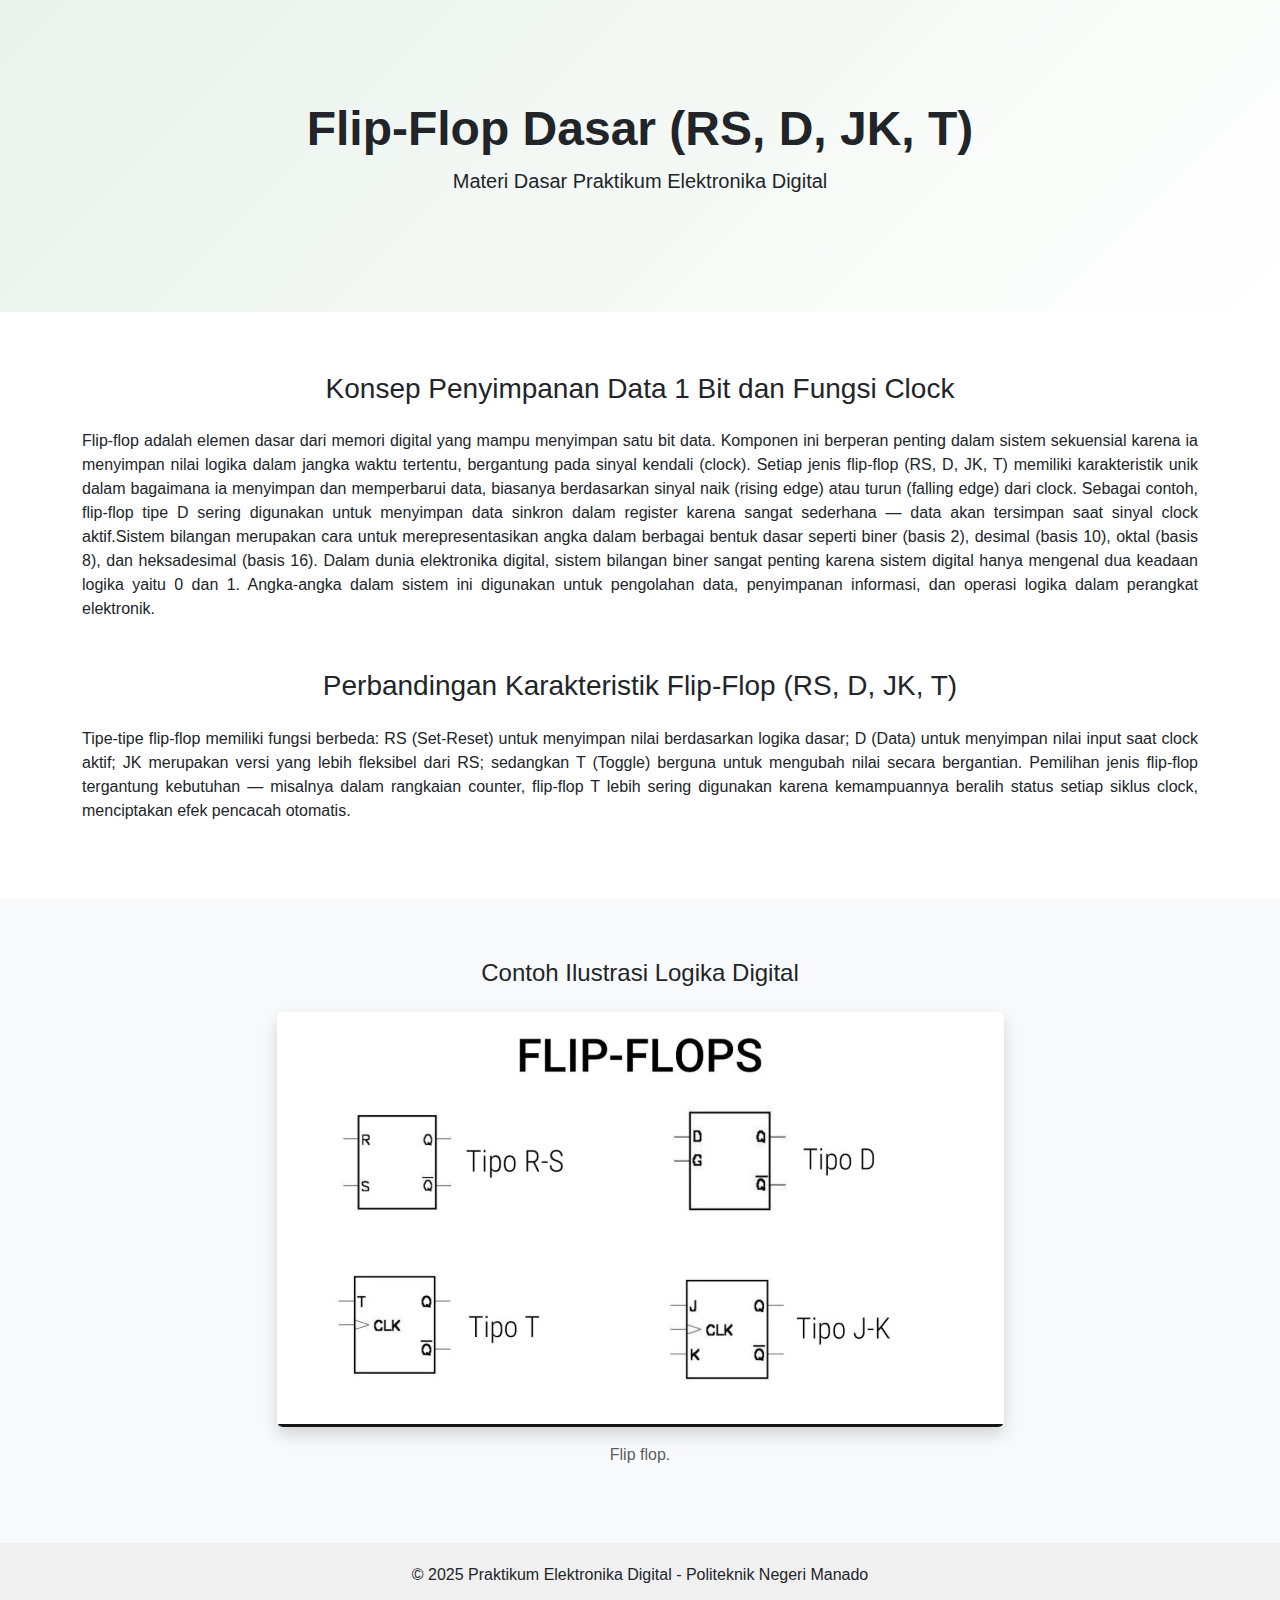
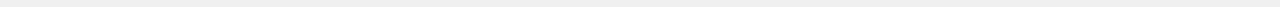
<file: 6.html>
<!DOCTYPE html>
<html lang="id">
<head>
  <meta charset="UTF-8">
  <meta name="viewport" content="width=device-width, initial-scale=1">
  <title>Flip-Flop Dasar (RS, D, JK, T)</title>
  <link href="https://cdn.jsdelivr.net/npm/bootstrap@5.3.0/dist/css/bootstrap.min.css" rel="stylesheet">
  <style>
    body {
      font-family: 'Segoe UI', sans-serif;
    }
    .hero {
      background: linear-gradient(135deg, #e9f2eb, #ffffff);
      padding: 100px 0;
      text-align: center;
    }
    .hero h1 {
      font-weight: bold;
    }
    .section-content {
      padding: 60px 20px;
    }
    .text-justify {
      text-align: justify;
    }
    footer {
      background-color: #f0f0f0;
      padding: 20px 0;
      text-align: center;
    }
    .btn-lanjut {
      background: #0d6efd;
      color: white;
      padding: 12px 30px;
      font-size: 1.1rem;
      border-radius: 50px;
      transition: 0.3s;
      text-decoration: none;
    }
    .btn-lanjut:hover {
      background: #0b5ed7;
      text-decoration: none;
      color: white;
    }
  </style>
</head>
<body>

  <!-- Hero Section -->
  <div class="hero">
    <div class="container">
      <h1 class="display-5">Flip-Flop Dasar (RS, D, JK, T)</h1>
      <p class="lead">Materi Dasar Praktikum Elektronika Digital</p>
    </div>
  </div>

  <!-- Materi Section -->
  <div class="section-content">
    <div class="container">

      <!-- Sub Judul 1 -->
      <h3 class="mb-4 text-center">Konsep Penyimpanan Data 1 Bit dan Fungsi Clock</h3>
      <p class="text-justify">Flip-flop adalah elemen dasar dari memori digital yang mampu menyimpan satu bit data. Komponen ini berperan penting dalam sistem sekuensial karena ia menyimpan nilai logika dalam jangka waktu tertentu, bergantung pada sinyal kendali (clock). Setiap jenis flip-flop (RS, D, JK, T) memiliki karakteristik unik dalam bagaimana ia menyimpan dan memperbarui data, biasanya berdasarkan sinyal naik (rising edge) atau turun (falling edge) dari clock. Sebagai contoh, flip-flop tipe D sering digunakan untuk menyimpan data sinkron dalam register karena sangat sederhana — data akan tersimpan saat sinyal clock aktif.Sistem bilangan merupakan cara untuk merepresentasikan angka dalam berbagai bentuk dasar seperti biner (basis 2), desimal (basis 10), oktal (basis 8), dan heksadesimal (basis 16). Dalam dunia elektronika digital, sistem bilangan biner sangat penting karena sistem digital hanya mengenal dua keadaan logika yaitu 0 dan 1. Angka-angka dalam sistem ini digunakan untuk pengolahan data, penyimpanan informasi, dan operasi logika dalam perangkat elektronik.
      </p>

      <!-- Sub Judul 2 -->
      <h3 class="mt-5 mb-4 text-center">Perbandingan Karakteristik Flip-Flop (RS, D, JK, T)</h3>
      <p class="text-justify">
        Tipe-tipe flip-flop memiliki fungsi berbeda:
RS (Set-Reset) untuk menyimpan nilai berdasarkan logika dasar;
D (Data) untuk menyimpan nilai input saat clock aktif;
JK merupakan versi yang lebih fleksibel dari RS;
sedangkan T (Toggle) berguna untuk mengubah nilai secara bergantian.
Pemilihan jenis flip-flop tergantung kebutuhan — misalnya dalam rangkaian counter, flip-flop T lebih sering digunakan karena kemampuannya beralih status setiap siklus clock, menciptakan efek pencacah otomatis.
      </p>
    </div>
  </div>

  <!-- Gambar Section -->
  <div class="section-content bg-light">
    <div class="container text-center">
      <h4 class="mb-4">Contoh Ilustrasi Logika Digital</h4>
      <img src="img/6.jpeg" class="img-fluid rounded shadow" alt="Ilustrasi logika digital">
      <p class="mt-3 text-muted">Flip flop.</p>
    </div>
  </div>



  <!-- Footer -->
  <footer>
    <div class="container">
      <p class="mb-0">&copy; 2025 Praktikum Elektronika Digital - Politeknik Negeri Manado</p>
    </div>
  </footer>

  <!-- Bootstrap JS -->
  <script src="https://cdn.jsdelivr.net/npm/bootstrap@5.3.0/dist/js/bootstrap.bundle.min.js"></script>
</body>
</html>
</file>
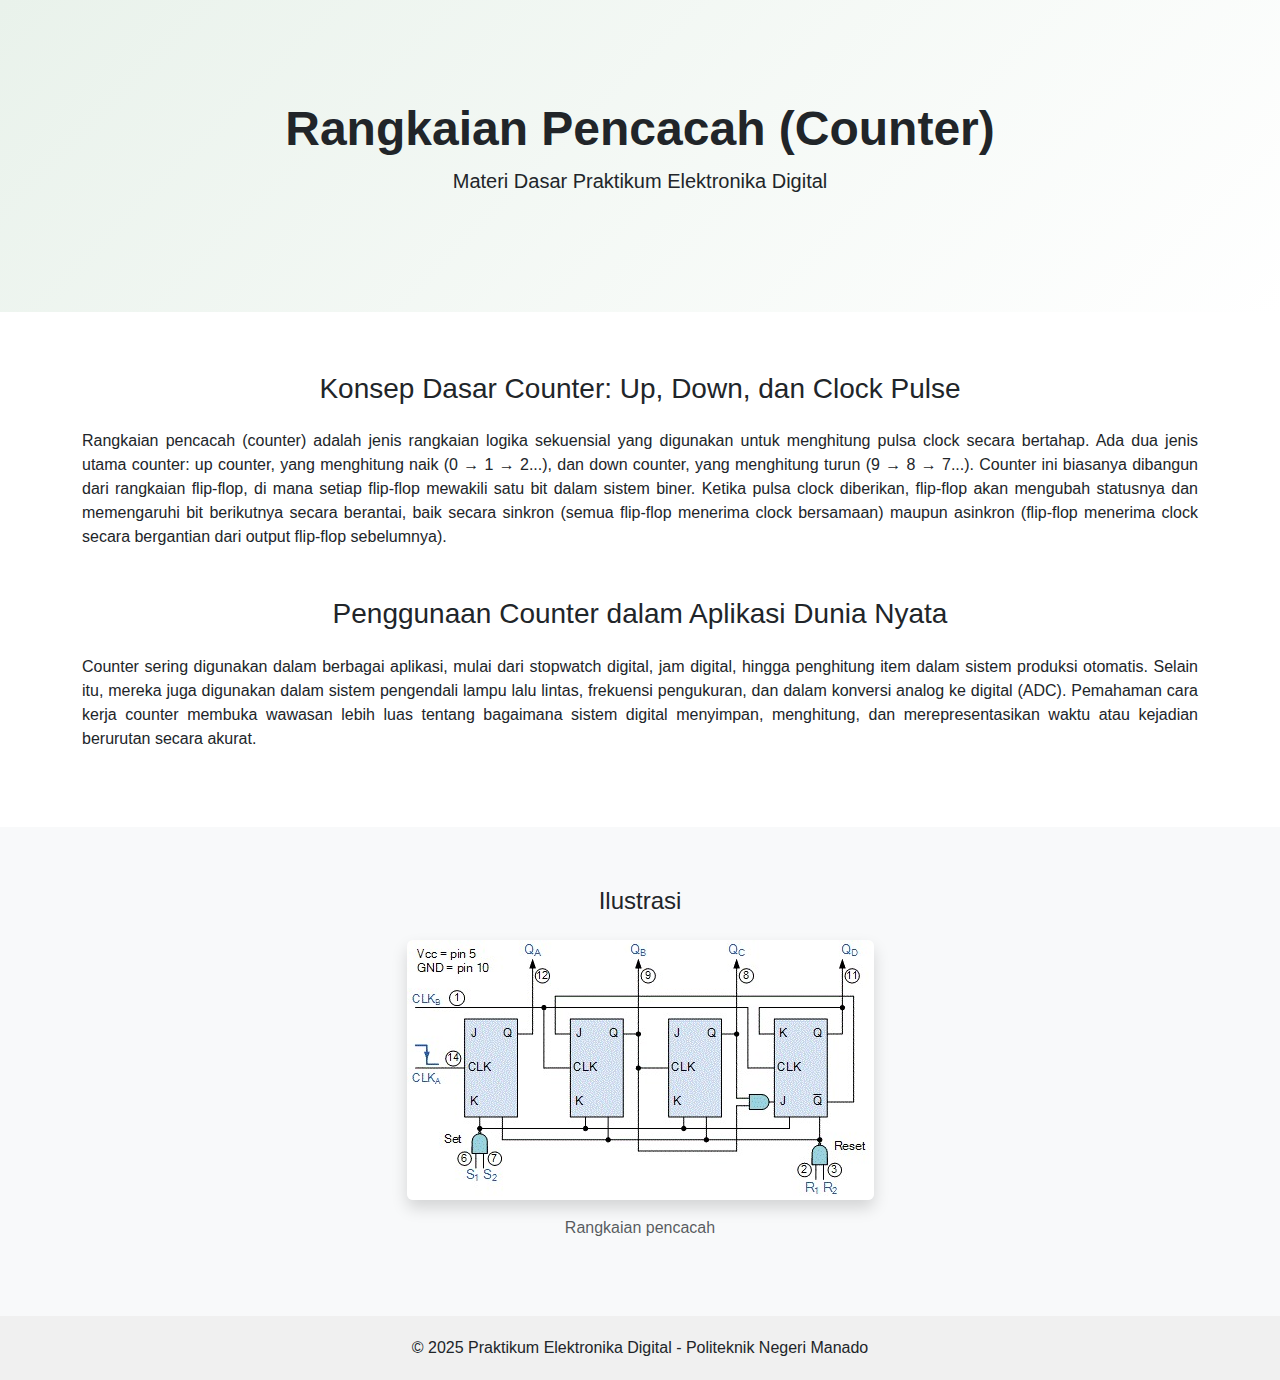
<file: 7.html>
<!DOCTYPE html>
<html lang="id">
<head>
  <meta charset="UTF-8">
  <meta name="viewport" content="width=device-width, initial-scale=1">
  <title>Rangkaian Pencacah (Counter)</title>
  <link href="https://cdn.jsdelivr.net/npm/bootstrap@5.3.0/dist/css/bootstrap.min.css" rel="stylesheet">
  <style>
    body {
      font-family: 'Segoe UI', sans-serif;
    }
    .hero {
      background: linear-gradient(135deg, #e9f2eb, #ffffff);
      padding: 100px 0;
      text-align: center;
    }
    .hero h1 {
      font-weight: bold;
    }
    .section-content {
      padding: 60px 20px;
    }
    .text-justify {
      text-align: justify;
    }
    footer {
      background-color: #f0f0f0;
      padding: 20px 0;
      text-align: center;
    }
    .btn-lanjut {
      background: #0d6efd;
      color: white;
      padding: 12px 30px;
      font-size: 1.1rem;
      border-radius: 50px;
      transition: 0.3s;
      text-decoration: none;
    }
    .btn-lanjut:hover {
      background: #0b5ed7;
      text-decoration: none;
      color: white;
    }
  </style>
</head>
<body>

  <!-- Hero Section -->
  <div class="hero">
    <div class="container">
      <h1 class="display-5">Rangkaian Pencacah (Counter)</h1>
      <p class="lead">Materi Dasar Praktikum Elektronika Digital</p>
    </div>
  </div>

  <!-- Materi Section -->
  <div class="section-content">
    <div class="container">

      <!-- Sub Judul 1 -->
      <h3 class="mb-4 text-center">Konsep Dasar Counter: Up, Down, dan Clock Pulse</h3>
      <p class="text-justify">
        Rangkaian pencacah (counter) adalah jenis rangkaian logika sekuensial yang digunakan untuk menghitung pulsa clock secara bertahap. Ada dua jenis utama counter: up counter, yang menghitung naik (0 → 1 → 2...), dan down counter, yang menghitung turun (9 → 8 → 7...). Counter ini biasanya dibangun dari rangkaian flip-flop, di mana setiap flip-flop mewakili satu bit dalam sistem biner. Ketika pulsa clock diberikan, flip-flop akan mengubah statusnya dan memengaruhi bit berikutnya secara berantai, baik secara sinkron (semua flip-flop menerima clock bersamaan) maupun asinkron (flip-flop menerima clock secara bergantian dari output flip-flop sebelumnya).
      </p>

      <!-- Sub Judul 2 -->
      <h3 class="mt-5 mb-4 text-center">Penggunaan Counter dalam Aplikasi Dunia Nyata</h3>
      <p class="text-justify">
        Counter sering digunakan dalam berbagai aplikasi, mulai dari stopwatch digital, jam digital, hingga penghitung item dalam sistem produksi otomatis. Selain itu, mereka juga digunakan dalam sistem pengendali lampu lalu lintas, frekuensi pengukuran, dan dalam konversi analog ke digital (ADC). Pemahaman cara kerja counter membuka wawasan lebih luas tentang bagaimana sistem digital menyimpan, menghitung, dan merepresentasikan waktu atau kejadian berurutan secara akurat.
      </p>
    </div>
  </div>

  <!-- Gambar Section -->
  <div class="section-content bg-light">
    <div class="container text-center">
      <h4 class="mb-4">Ilustrasi</h4>
      <img src="img/7.jpeg" class="img-fluid rounded shadow" alt="Ilustrasi logika digital">
      <p class="mt-3 text-muted">Rangkaian pencacah</p>
    </div>
  </div>

 

  <!-- Footer -->
  <footer>
    <div class="container">
      <p class="mb-0">&copy; 2025 Praktikum Elektronika Digital - Politeknik Negeri Manado</p>
    </div>
  </footer>

  <!-- Bootstrap JS -->
  <script src="https://cdn.jsdelivr.net/npm/bootstrap@5.3.0/dist/js/bootstrap.bundle.min.js"></script>
</body>
</html>
</file>
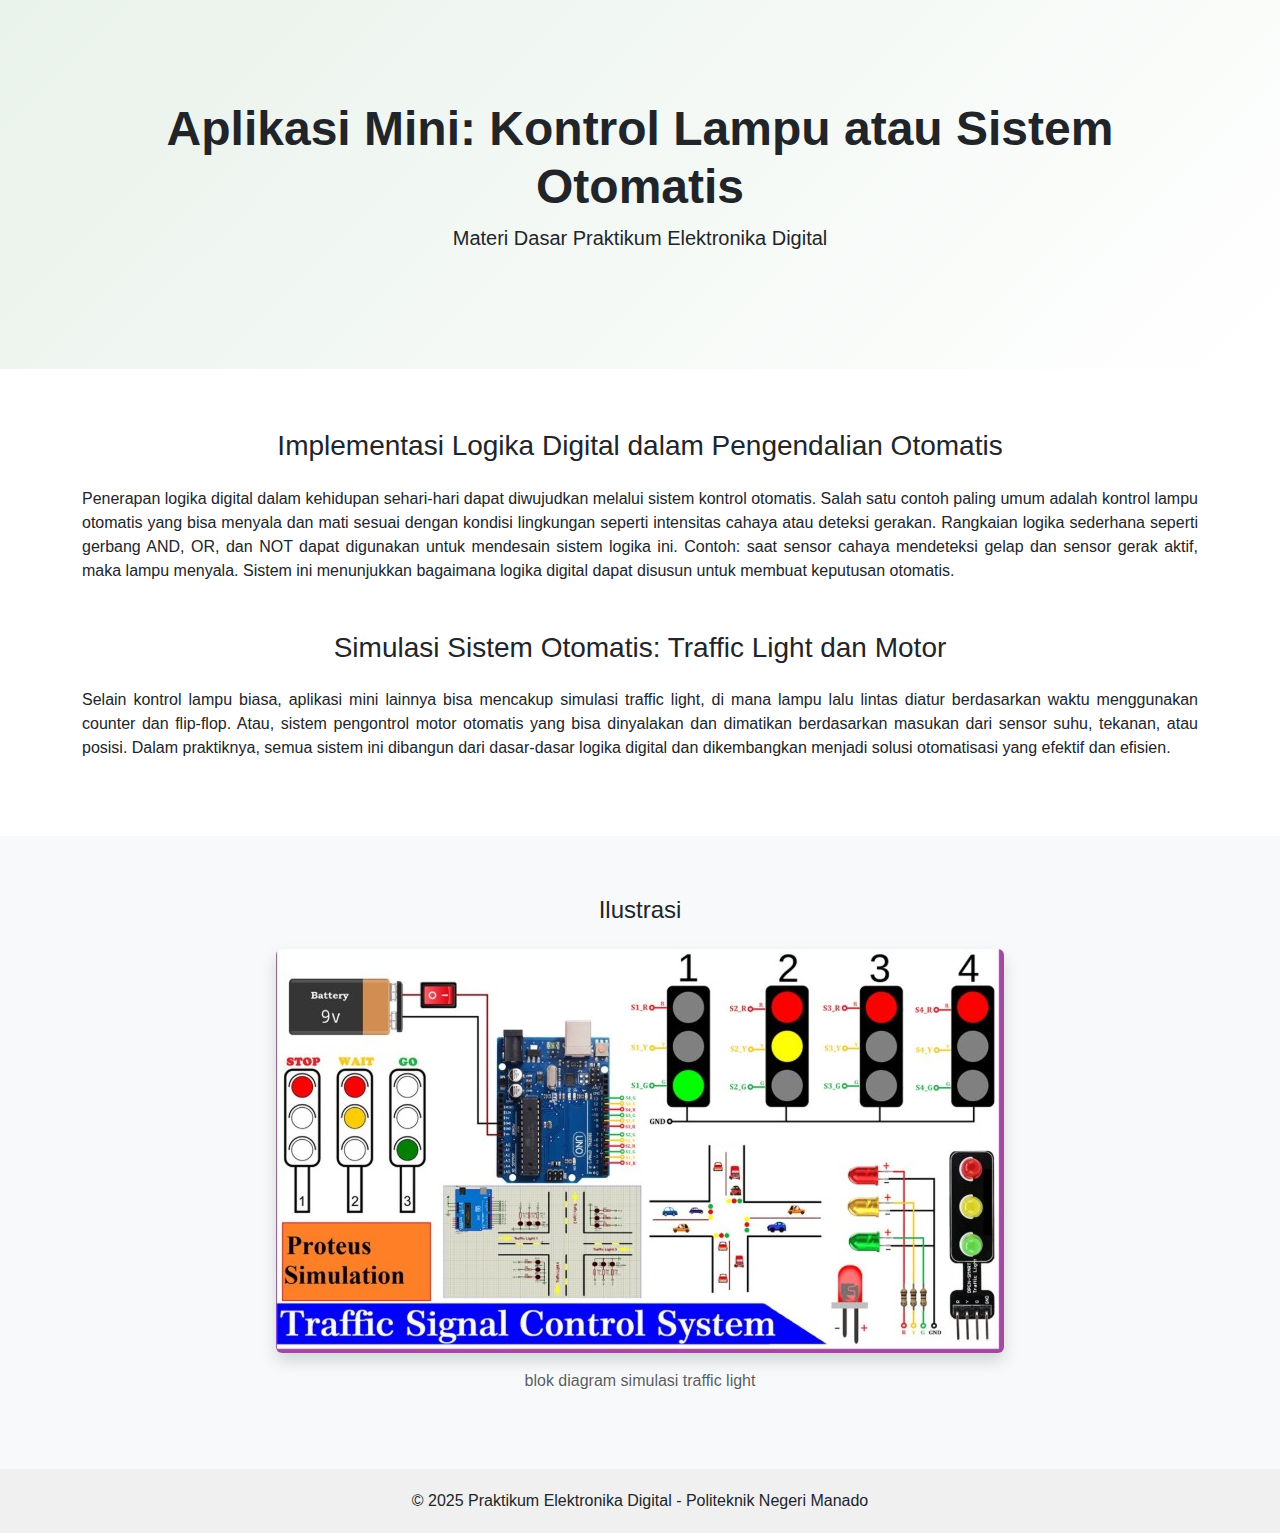
<file: 8.html>
<!DOCTYPE html>
<html lang="id">
<head>
  <meta charset="UTF-8">
  <meta name="viewport" content="width=device-width, initial-scale=1">
  <title>Aplikasi Mini: Kontrol Lampu atau Sistem Otomatis</title>
  <link href="https://cdn.jsdelivr.net/npm/bootstrap@5.3.0/dist/css/bootstrap.min.css" rel="stylesheet">
  <style>
    body {
      font-family: 'Segoe UI', sans-serif;
    }
    .hero {
      background: linear-gradient(135deg, #e9f2eb, #ffffff);
      padding: 100px 0;
      text-align: center;
    }
    .hero h1 {
      font-weight: bold;
    }
    .section-content {
      padding: 60px 20px;
    }
    .text-justify {
      text-align: justify;
    }
    footer {
      background-color: #f0f0f0;
      padding: 20px 0;
      text-align: center;
    }
    .btn-lanjut {
      background: #0d6efd;
      color: white;
      padding: 12px 30px;
      font-size: 1.1rem;
      border-radius: 50px;
      transition: 0.3s;
      text-decoration: none;
    }
    .btn-lanjut:hover {
      background: #0b5ed7;
      text-decoration: none;
      color: white;
    }
  </style>
</head>
<body>

  <!-- Hero Section -->
  <div class="hero">
    <div class="container">
      <h1 class="display-5">Aplikasi Mini: Kontrol Lampu atau Sistem Otomatis</h1>
      <p class="lead">Materi Dasar Praktikum Elektronika Digital</p>
    </div>
  </div>

  <!-- Materi Section -->
  <div class="section-content">
    <div class="container">

      <!-- Sub Judul 1 -->
      <h3 class="mb-4 text-center">Implementasi Logika Digital dalam Pengendalian Otomatis</h3>
      <p class="text-justify">
        Penerapan logika digital dalam kehidupan sehari-hari dapat diwujudkan melalui sistem kontrol otomatis. Salah satu contoh paling umum adalah kontrol lampu otomatis yang bisa menyala dan mati sesuai dengan kondisi lingkungan seperti intensitas cahaya atau deteksi gerakan. Rangkaian logika sederhana seperti gerbang AND, OR, dan NOT dapat digunakan untuk mendesain sistem logika ini. Contoh: saat sensor cahaya mendeteksi gelap dan sensor gerak aktif, maka lampu menyala. Sistem ini menunjukkan bagaimana logika digital dapat disusun untuk membuat keputusan otomatis.
      </p>

      <!-- Sub Judul 2 -->
      <h3 class="mt-5 mb-4 text-center">Simulasi Sistem Otomatis: Traffic Light dan Motor</h3>
      <p class="text-justify">
        Selain kontrol lampu biasa, aplikasi mini lainnya bisa mencakup simulasi traffic light, di mana lampu lalu lintas diatur berdasarkan waktu menggunakan counter dan flip-flop. Atau, sistem pengontrol motor otomatis yang bisa dinyalakan dan dimatikan berdasarkan masukan dari sensor suhu, tekanan, atau posisi. Dalam praktiknya, semua sistem ini dibangun dari dasar-dasar logika digital dan dikembangkan menjadi solusi otomatisasi yang efektif dan efisien.
      </p>
    </div>
  </div>

  <!-- Gambar Section -->
  <div class="section-content bg-light">
    <div class="container text-center">
      <h4 class="mb-4">Ilustrasi</h4>
      <img src="img/8.jpeg" class="img-fluid rounded shadow" alt="Ilustrasi logika digital">
      <p class="mt-3 text-muted">blok diagram simulasi traffic light</p>
    </div>
  </div>


  <!-- Footer -->
  <footer>
    <div class="container">
      <p class="mb-0">&copy; 2025 Praktikum Elektronika Digital - Politeknik Negeri Manado</p>
    </div>
  </footer>

  <!-- Bootstrap JS -->
  <script src="https://cdn.jsdelivr.net/npm/bootstrap@5.3.0/dist/js/bootstrap.bundle.min.js"></script>
</body>
</html>
</file>
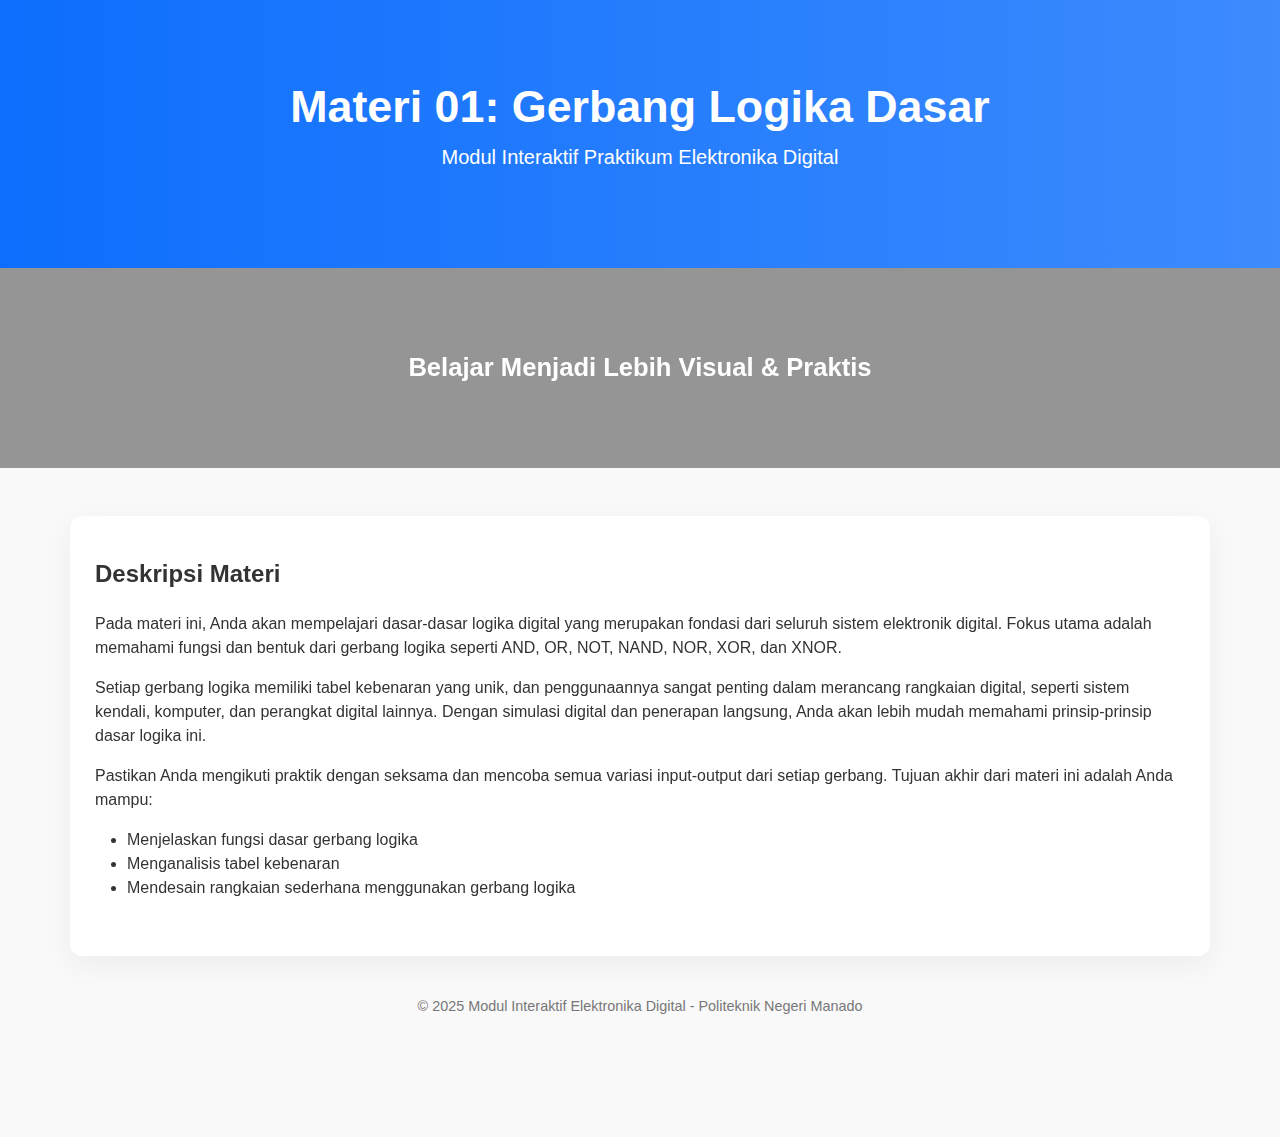
<file: blog.html>
<!DOCTYPE html>
<html lang="id">
<head>
  <meta charset="UTF-8" />
  <meta name="viewport" content="width=device-width, initial-scale=1.0" />
  <title>Modul Elektronika Digital</title>

  <!-- Bootstrap CSS -->
  <link href="https://cdn.jsdelivr.net/npm/bootstrap@5.3.3/dist/css/bootstrap.min.css" rel="stylesheet" />
  <!-- AOS for animation -->
  <link href="https://unpkg.com/aos@2.3.1/dist/aos.css" rel="stylesheet" />

  <style>
    body {
      font-family: 'Poppins', sans-serif;
      background-color: #f9f9f9;
      color: #333;
      padding-bottom: 80px;
    }

    .modul-header {
      background: linear-gradient(to right, #0d6efd, #3d8bfd);
      color: white;
      padding: 80px 20px;
      text-align: center;
    }

    .modul-header h1 {
      font-size: 2.8rem;
      font-weight: 700;
    }

    .modul-content {
      background: white;
      margin-top: -40px;
      border-radius: 12px;
      box-shadow: 0 10px 30px rgba(0, 0, 0, 0.05);
      padding: 40px 25px;
    }

    .section-title {
      font-weight: 600;
      font-size: 1.5rem;
      margin-bottom: 20px;
    }

    .parallax {
      background: url('') center center / cover no-repeat fixed;
      height: 200px;
      position: relative;
      z-index: 1;
    }

    .parallax::before {
      content: "";
      position: absolute;
      inset: 0;
      background: rgba(0, 0, 0, 0.4);
      z-index: -1;
    }

    .parallax-text {
      color: white;
      font-size: 1.6rem;
      text-align: center;
      padding-top: 80px;
      font-weight: 600;
    }

    footer {
      text-align: center;
      padding: 40px 0;
      font-size: 0.9rem;
      color: #777;
    }
  </style>
</head>
<body>

  <!-- Header / Judul Materi -->
  <header class="modul-header" data-aos="fade-down">
    <div class="container">
      <h1>Materi 01: Gerbang Logika Dasar</h1>
      <p class="lead">Modul Interaktif Praktikum Elektronika Digital</p>
    </div>
  </header>

  <!-- Parallax Strip -->
  <div class="parallax">
    <div class="parallax-text" data-aos="zoom-in">Belajar Menjadi Lebih Visual & Praktis</div>
  </div>

  <!-- Konten Deskripsi -->
  <main class="container modul-content mt-5" data-aos="fade-up">
    <div class="section-title">Deskripsi Materi</div>
    <p>
      Pada materi ini, Anda akan mempelajari dasar-dasar logika digital yang merupakan fondasi dari seluruh sistem elektronik digital. Fokus utama adalah memahami fungsi dan bentuk dari gerbang logika seperti AND, OR, NOT, NAND, NOR, XOR, dan XNOR.
    </p>
    <p>
      Setiap gerbang logika memiliki tabel kebenaran yang unik, dan penggunaannya sangat penting dalam merancang rangkaian digital, seperti sistem kendali, komputer, dan perangkat digital lainnya. Dengan simulasi digital dan penerapan langsung, Anda akan lebih mudah memahami prinsip-prinsip dasar logika ini.
    </p>
    <p>
      Pastikan Anda mengikuti praktik dengan seksama dan mencoba semua variasi input-output dari setiap gerbang. Tujuan akhir dari materi ini adalah Anda mampu:
      <ul>
        <li>Menjelaskan fungsi dasar gerbang logika</li>
        <li>Menganalisis tabel kebenaran</li>
        <li>Mendesain rangkaian sederhana menggunakan gerbang logika</li>
      </ul>
    </p>
  </main>

  <!-- Footer -->
  <footer>
    &copy; 2025 Modul Interaktif Elektronika Digital - Politeknik Negeri Manado
  </footer>

  <!-- Scripts -->
  <script src="https://cdn.jsdelivr.net/npm/bootstrap@5.3.3/dist/js/bootstrap.bundle.min.js"></script>
  <script src="https://unpkg.com/aos@2.3.1/dist/aos.js"></script>
  <script>
    AOS.init();
  </script>
</body>
</html>
</file>
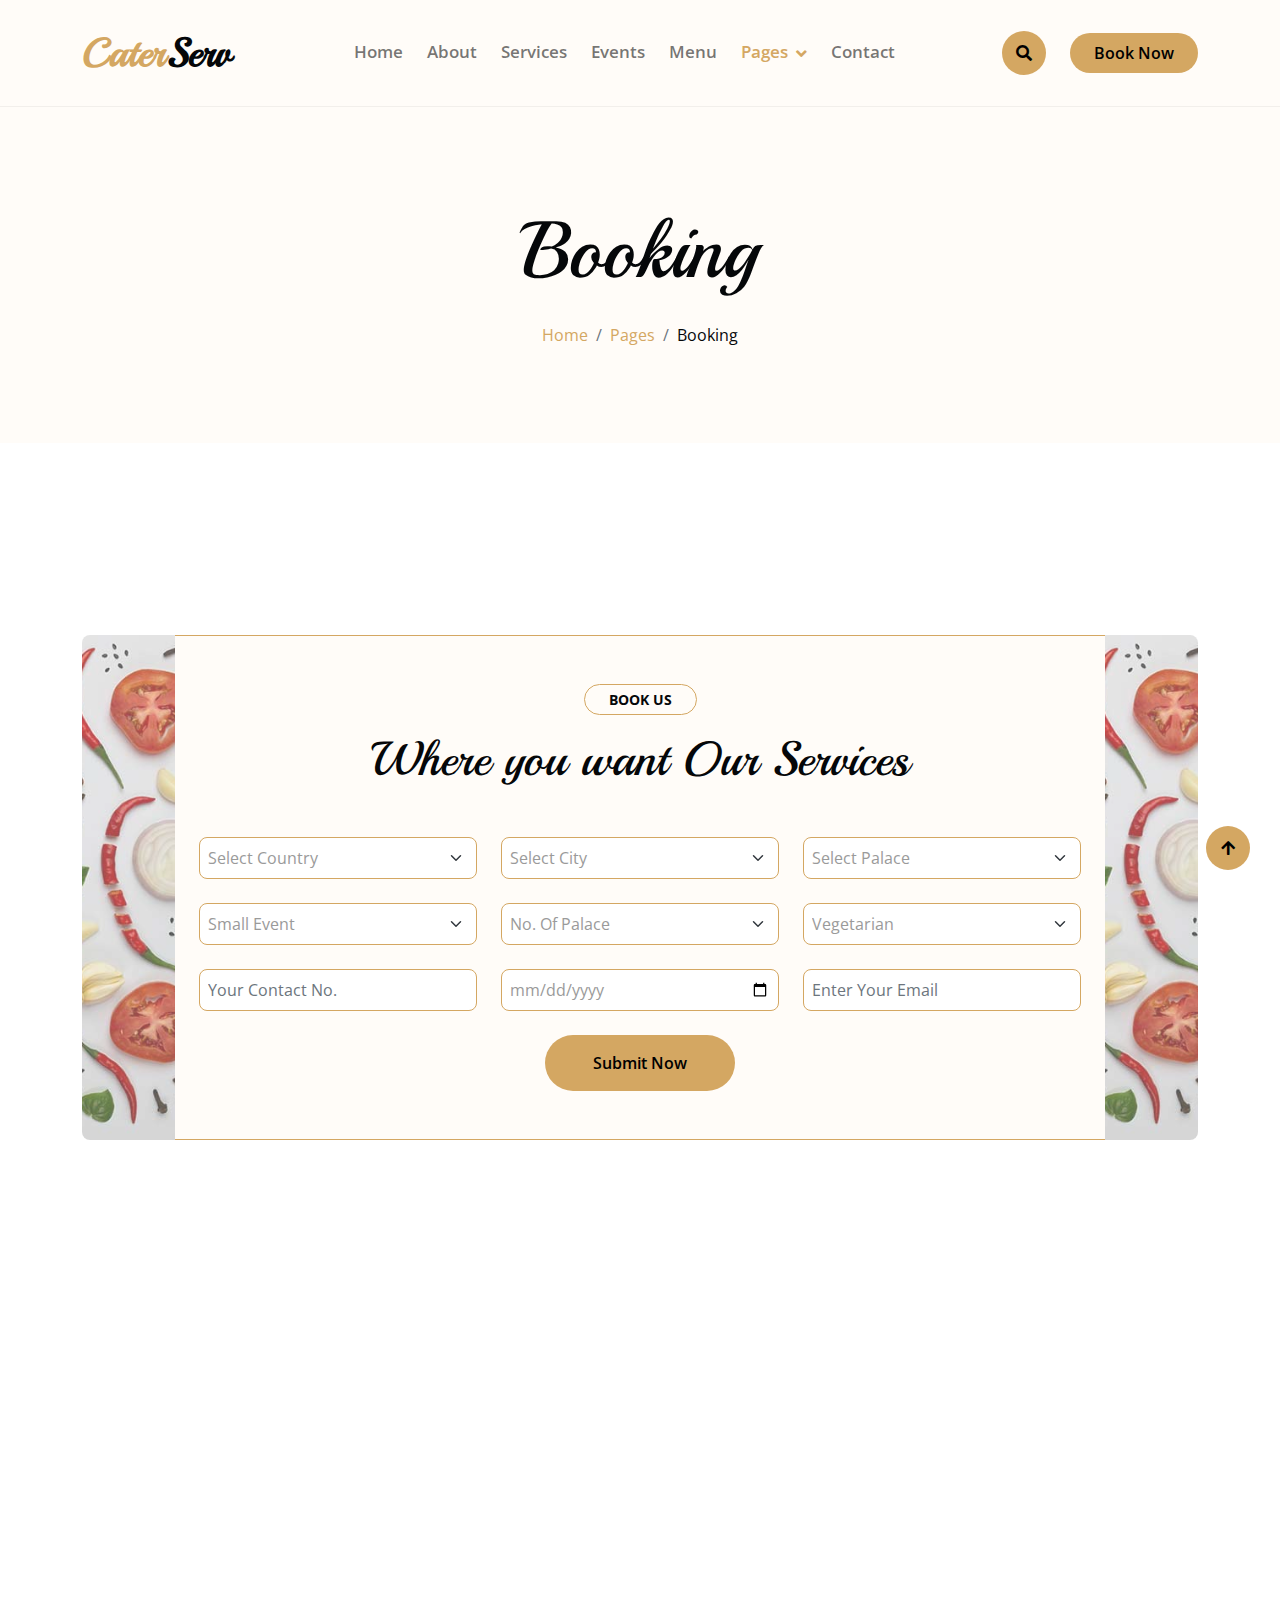
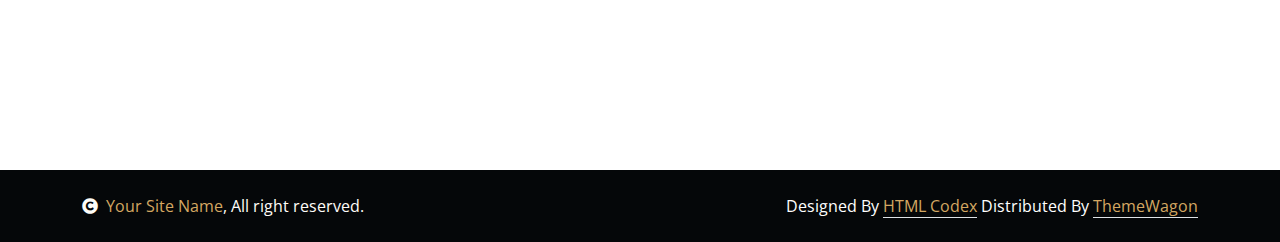
<file: book.html>
<!DOCTYPE html>
<html lang="en">

    <head>
        <meta charset="utf-8">
        <title>CaterServ - Catering Services Website Template</title>
        <meta content="width=device-width, initial-scale=1.0" name="viewport">
        <meta content="" name="keywords">
        <meta content="" name="description">

        <!-- Google Web Fonts -->
        <link rel="preconnect" href="https://fonts.googleapis.com">
        <link rel="preconnect" href="https://fonts.gstatic.com" crossorigin>
        <link href="https://fonts.googleapis.com/css2?family=Open+Sans:wght@400;600&family=Playball&display=swap" rel="stylesheet">

        <!-- Icon Font Stylesheet -->
        <link rel="stylesheet" href="https://use.fontawesome.com/releases/v5.15.4/css/all.css"/>
        <link href="https://cdn.jsdelivr.net/npm/bootstrap-icons@1.4.1/font/bootstrap-icons.css" rel="stylesheet">

        <!-- Libraries Stylesheet -->
        <link href="lib/animate/animate.min.css" rel="stylesheet">
        <link href="lib/lightbox/css/lightbox.min.css" rel="stylesheet">
        <link href="lib/owlcarousel/owl.carousel.min.css" rel="stylesheet">

        <!-- Customized Bootstrap Stylesheet -->
        <link href="css/bootstrap.min.css" rel="stylesheet">

        <!-- Template Stylesheet -->
        <link href="css/style.css" rel="stylesheet">
    </head>

    <body>

        <!-- Spinner Start -->
        <div id="spinner" class="show w-100 vh-100 bg-white position-fixed translate-middle top-50 start-50  d-flex align-items-center justify-content-center">
            <div class="spinner-grow text-primary" role="status"></div>
        </div>
        <!-- Spinner End -->


        <!-- Navbar start -->
        <div class="container-fluid nav-bar">
            <div class="container">
                <nav class="navbar navbar-light navbar-expand-lg py-4">
                    <a href="index.html" class="navbar-brand">
                        <h1 class="text-primary fw-bold mb-0">Cater<span class="text-dark">Serv</span> </h1>
                    </a>
                    <button class="navbar-toggler py-2 px-3" type="button" data-bs-toggle="collapse" data-bs-target="#navbarCollapse">
                        <span class="fa fa-bars text-primary"></span>
                    </button>
                    <div class="collapse navbar-collapse" id="navbarCollapse">
                        <div class="navbar-nav mx-auto">
                            <a href="index.html" class="nav-item nav-link">Home</a>
                            <a href="about.html" class="nav-item nav-link">About</a>
                            <a href="service.html" class="nav-item nav-link">Services</a>
                            <a href="event.html" class="nav-item nav-link">Events</a>
                            <a href="menu.html" class="nav-item nav-link">Menu</a>
                            <div class="nav-item dropdown">
                                <a href="#" class="nav-link dropdown-toggle active" data-bs-toggle="dropdown">Pages</a>
                                <div class="dropdown-menu bg-light">
                                    <a href="book.html" class="dropdown-item active">Booking</a>
                                    <a href="blog.html" class="dropdown-item">Our Blog</a>
                                    <a href="team.html" class="dropdown-item">Our Team</a>
                                    <a href="testimonial.html" class="dropdown-item">Testimonial</a>
                                    <a href="404.html" class="dropdown-item">404 Page</a>
                                </div>
                            </div>
                            <a href="contact.html" class="nav-item nav-link">Contact</a>
                        </div>
                        <button class="btn-search btn btn-primary btn-md-square me-4 rounded-circle d-none d-lg-inline-flex" data-bs-toggle="modal" data-bs-target="#searchModal"><i class="fas fa-search"></i></button>
                        <a href="" class="btn btn-primary py-2 px-4 d-none d-xl-inline-block rounded-pill">Book Now</a>
                    </div>
                </nav>
            </div>
        </div>
        <!-- Navbar End -->


        <!-- Modal Search Start -->
        <div class="modal fade" id="searchModal" tabindex="-1" aria-labelledby="exampleModalLabel" aria-hidden="true">
            <div class="modal-dialog modal-fullscreen">
                <div class="modal-content rounded-0">
                    <div class="modal-header">
                        <h5 class="modal-title" id="exampleModalLabel">Search by keyword</h5>
                        <button type="button" class="btn-close" data-bs-dismiss="modal" aria-label="Close"></button>
                    </div>
                    <div class="modal-body d-flex align-items-center">
                        <div class="input-group w-75 mx-auto d-flex">
                            <input type="search" class="form-control bg-transparent p-3" placeholder="keywords" aria-describedby="search-icon-1">
                            <span id="search-icon-1" class="input-group-text p-3"><i class="fa fa-search"></i></span>
                        </div>
                    </div>
                </div>
            </div>
        </div>
        <!-- Modal Search End -->


        <!-- Hero Start -->
        <div class="container-fluid bg-light py-6 my-6 mt-0">
            <div class="container text-center animated bounceInDown">
                <h1 class="display-1 mb-4">Booking</h1>
                <ol class="breadcrumb justify-content-center mb-0 animated bounceInDown">
                    <li class="breadcrumb-item"><a href="#">Home</a></li>
                    <li class="breadcrumb-item"><a href="#">Pages</a></li>
                    <li class="breadcrumb-item text-dark" aria-current="page">Booking</li>
                </ol>
            </div>
        </div>
        <!-- Hero End -->


        <!-- Book Us Start -->
        <div class="container-fluid contact py-6 wow bounceInUp" data-wow-delay="0.1s">
            <div class="container">
                <div class="row g-0">
                    <div class="col-1">
                        <img src="img/background-site.jpg" class="img-fluid h-100 w-100 rounded-start" style="object-fit: cover; opacity: 0.7;" alt="">
                    </div>
                    <div class="col-10">
                        <div class="border-bottom border-top border-primary bg-light py-5 px-4">
                            <div class="text-center">
                                <small class="d-inline-block fw-bold text-dark text-uppercase bg-light border border-primary rounded-pill px-4 py-1 mb-3">Book Us</small>
                                <h1 class="display-5 mb-5">Where you want Our Services</h1>
                            </div>
                            <div class="row g-4 form">
                                <div class="col-lg-4 col-md-6">
                                    <select class="form-select border-primary p-2" aria-label="Default select example">
                                        <option selected>Select Country</option>
                                        <option value="1">USA</option>
                                        <option value="2">UK</option>
                                        <option value="3">India</option>
                                    </select>
                                </div>
                                <div class="col-lg-4 col-md-6">
                                    <select class="form-select border-primary p-2" aria-label="Default select example">
                                        <option selected>Select City</option>
                                        <option value="1">Depend On Country</option>
                                        <option value="2">UK</option>
                                        <option value="3">India</option>
                                    </select>
                                </div>
                                <div class="col-lg-4 col-md-6">
                                    <select class="form-select border-primary p-2" aria-label="Default select example">
                                        <option selected>Select Palace</option>
                                        <option value="1">Depend On Country</option>
                                        <option value="2">UK</option>
                                        <option value="3">India</option>
                                    </select>
                                </div>
                                <div class="col-lg-4 col-md-6">
                                    <select class="form-select border-primary p-2" aria-label="Default select example">
                                        <option selected>Small Event</option>
                                        <option value="1">Event Type</option>
                                        <option value="2">Big Event</option>
                                        <option value="3">Small Event</option>
                                    </select>
                                </div>
                                <div class="col-lg-4 col-md-6">
                                    <select class="form-select border-primary p-2" aria-label="Default select example">
                                        <option selected>No. Of Palace</option>
                                        <option value="1">100-200</option>
                                        <option value="2">300-400</option>
                                        <option value="3">500-600</option>
                                        <option value="4">700-800</option>
                                        <option value="5">900-1000</option>
                                        <option value="6">1000+</option>
                                    </select>
                                </div>
                                <div class="col-lg-4 col-md-6">
                                    <select class="form-select border-primary p-2" aria-label="Default select example">
                                        <option selected>Vegetarian</option>
                                        <option value="1">Vegetarian</option>
                                        <option value="2">Non Vegetarian</option>
                                    </select>
                                </div>
                                <div class="col-lg-4 col-md-6">
                                    <input type="mobile" class="form-control border-primary p-2" placeholder="Your Contact No.">
                                </div>
                                <div class="col-lg-4 col-md-6">
                                    <input type="date" class="form-control border-primary p-2" placeholder="Select Date">
                                </div>
                                <div class="col-lg-4 col-md-6">
                                    <input type="email" class="form-control border-primary p-2" placeholder="Enter Your Email">
                                </div>
                                <div class="col-12 text-center">
                                    <button type="submit" class="btn btn-primary px-5 py-3 rounded-pill">Submit Now</button>
                                </div>
                            </div>
                        </div>
                    </div>
                    <div class="col-1">
                        <img src="img/background-site.jpg" class="img-fluid h-100 w-100 rounded-end" style="object-fit: cover; opacity: 0.7;" alt="">
                    </div>
                </div>
            </div>
        </div>
        <!-- Book Us End -->


        <!-- Footer Start -->
        <div class="container-fluid footer py-6 my-6 mb-0 bg-light wow bounceInUp" data-wow-delay="0.1s">
            <div class="container">
                <div class="row">
                    <div class="col-lg-3 col-md-6">
                        <div class="footer-item">
                            <h1 class="text-primary">Cater<span class="text-dark">Serv</span></h1>
                            <p class="lh-lg mb-4">There cursus massa at urnaaculis estieSed aliquamellus vitae ultrs condmentum leo massamollis its estiegittis miristum.</p>
                            <div class="footer-icon d-flex">
                                <a class="btn btn-primary btn-sm-square me-2 rounded-circle" href=""><i class="fab fa-facebook-f"></i></a>
                                <a class="btn btn-primary btn-sm-square me-2 rounded-circle" href=""><i class="fab fa-twitter"></i></a>
                                <a href="#" class="btn btn-primary btn-sm-square me-2 rounded-circle"><i class="fab fa-instagram"></i></a>
                                <a href="#" class="btn btn-primary btn-sm-square rounded-circle"><i class="fab fa-linkedin-in"></i></a>
                            </div>
                        </div>
                    </div>
                    <div class="col-lg-3 col-md-6">
                        <div class="footer-item">
                            <h4 class="mb-4">Special Facilities</h4>
                            <div class="d-flex flex-column align-items-start">
                                <a class="text-body mb-3" href=""><i class="fa fa-check text-primary me-2"></i>Cheese Burger</a>
                                <a class="text-body mb-3" href=""><i class="fa fa-check text-primary me-2"></i>Sandwich</a>
                                <a class="text-body mb-3" href=""><i class="fa fa-check text-primary me-2"></i>Panner Burger</a>
                                <a class="text-body mb-3" href=""><i class="fa fa-check text-primary me-2"></i>Special Sweets</a>
                            </div>
                        </div>
                    </div>
                    <div class="col-lg-3 col-md-6">
                        <div class="footer-item">
                            <h4 class="mb-4">Contact Us</h4>
                            <div class="d-flex flex-column align-items-start">
                                <p><i class="fa fa-map-marker-alt text-primary me-2"></i> 123 Street, New York, USA</p>
                                <p><i class="fa fa-phone-alt text-primary me-2"></i> (+012) 3456 7890 123</p>
                                <p><i class="fas fa-envelope text-primary me-2"></i> info@example.com</p>
                                <p><i class="fa fa-clock text-primary me-2"></i> 26/7 Hours Service</p>
                            </div>
                        </div>
                    </div>
                    <div class="col-lg-3 col-md-6">
                        <div class="footer-item">
                            <h4 class="mb-4">Social Gallery</h4>
                            <div class="row g-2">
                                <div class="col-4">
                                     <img src="img/menu-01.jpg" class="img-fluid rounded-circle border border-primary p-2" alt="">
                                </div>
                                <div class="col-4">
                                     <img src="img/menu-02.jpg" class="img-fluid rounded-circle border border-primary p-2" alt="">
                                </div>
                                <div class="col-4">
                                     <img src="img/menu-03.jpg" class="img-fluid rounded-circle border border-primary p-2" alt="">
                                </div>
                                <div class="col-4">
                                     <img src="img/menu-04.jpg" class="img-fluid rounded-circle border border-primary p-2" alt="">
                                </div>
                                <div class="col-4">
                                     <img src="img/menu-05.jpg" class="img-fluid rounded-circle border border-primary p-2" alt="">
                                </div>
                                <div class="col-4">
                                     <img src="img/menu-06.jpg" class="img-fluid rounded-circle border border-primary p-2" alt="">
                                </div>
                            </div>
                        </div>
                    </div>
                </div>
            </div>
        </div>
        <!-- Footer End -->


        <!-- Copyright Start -->
        <div class="container-fluid copyright bg-dark py-4">
            <div class="container">
                <div class="row">
                    <div class="col-md-6 text-center text-md-start mb-3 mb-md-0">
                        <span class="text-light"><a href="#"><i class="fas fa-copyright text-light me-2"></i>Your Site Name</a>, All right reserved.</span>
                    </div>
                    <div class="col-md-6 my-auto text-center text-md-end text-white">
                        <!--/*** This template is free as long as you keep the below author’s credit link/attribution link/backlink. ***/-->
                        <!--/*** If you'd like to use the template without the below author’s credit link/attribution link/backlink, ***/-->
                        <!--/*** you can purchase the Credit Removal License from "https://htmlcodex.com/credit-removal". ***/-->
                        Designed By <a class="border-bottom" href="https://htmlcodex.com">HTML Codex</a> Distributed By <a class="border-bottom" href="https://themewagon.com">ThemeWagon</a>
                    </div>
                </div>
            </div>
        </div>
        <!-- Copyright End -->


        <!-- Back to Top -->
        <a href="#" class="btn btn-md-square btn-primary rounded-circle back-to-top"><i class="fa fa-arrow-up"></i></a>   

        
    <!-- JavaScript Libraries -->
    <script src="https://ajax.googleapis.com/ajax/libs/jquery/1.12.4/jquery.min.js"></script>
    <script src="https://cdn.jsdelivr.net/npm/bootstrap@5.0.0/dist/js/bootstrap.bundle.min.js"></script>
    <script src="lib/wow/wow.min.js"></script>
    <script src="lib/easing/easing.min.js"></script>
    <script src="lib/waypoints/waypoints.min.js"></script>
    <script src="lib/counterup/counterup.min.js"></script>
    <script src="lib/lightbox/js/lightbox.min.js"></script>
    <script src="lib/owlcarousel/owl.carousel.min.js"></script>

    <!-- Template Javascript -->
    <script src="js/main.js"></script>
    </body>

</html>
</file>
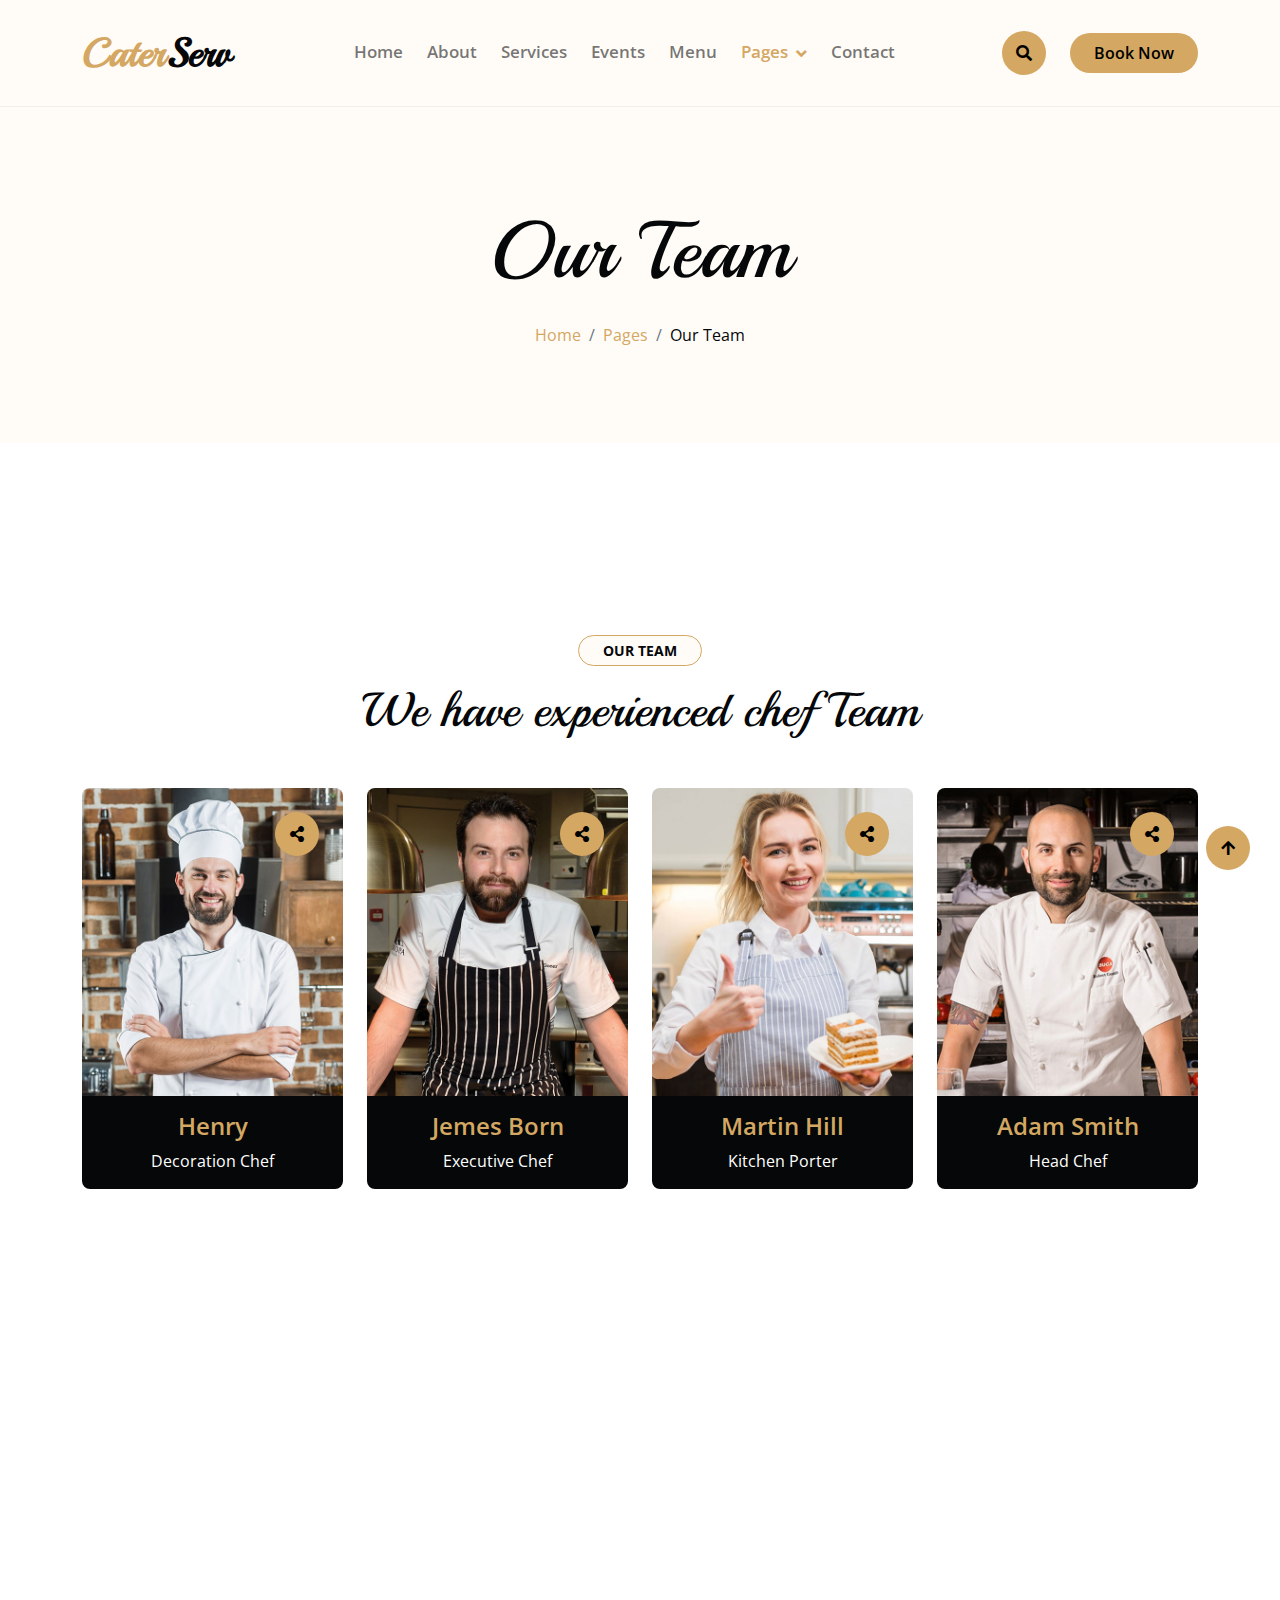
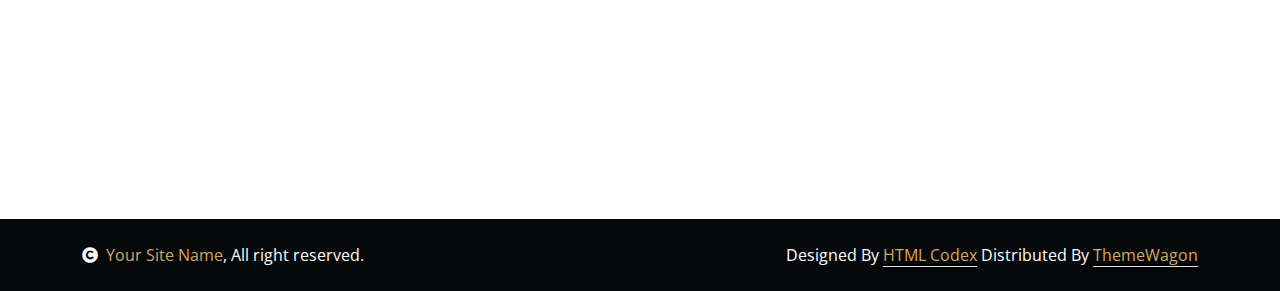
<file: team.html>
<!DOCTYPE html>
<html lang="en">

    <head>
        <meta charset="utf-8">
        <title>CaterServ - Catering Services Website Template</title>
        <meta content="width=device-width, initial-scale=1.0" name="viewport">
        <meta content="" name="keywords">
        <meta content="" name="description">

        <!-- Google Web Fonts -->
        <link rel="preconnect" href="https://fonts.googleapis.com">
        <link rel="preconnect" href="https://fonts.gstatic.com" crossorigin>
        <link href="https://fonts.googleapis.com/css2?family=Open+Sans:wght@400;600&family=Playball&display=swap" rel="stylesheet">

        <!-- Icon Font Stylesheet -->
        <link rel="stylesheet" href="https://use.fontawesome.com/releases/v5.15.4/css/all.css"/>
        <link href="https://cdn.jsdelivr.net/npm/bootstrap-icons@1.4.1/font/bootstrap-icons.css" rel="stylesheet">

        <!-- Libraries Stylesheet -->
        <link href="lib/animate/animate.min.css" rel="stylesheet">
        <link href="lib/lightbox/css/lightbox.min.css" rel="stylesheet">
        <link href="lib/owlcarousel/owl.carousel.min.css" rel="stylesheet">

        <!-- Customized Bootstrap Stylesheet -->
        <link href="css/bootstrap.min.css" rel="stylesheet">

        <!-- Template Stylesheet -->
        <link href="css/style.css" rel="stylesheet">
    </head>

    <body>

        <!-- Spinner Start -->
        <div id="spinner" class="show w-100 vh-100 bg-white position-fixed translate-middle top-50 start-50  d-flex align-items-center justify-content-center">
            <div class="spinner-grow text-primary" role="status"></div>
        </div>
        <!-- Spinner End -->


        <!-- Navbar start -->
        <div class="container-fluid nav-bar">
            <div class="container">
                <nav class="navbar navbar-light navbar-expand-lg py-4">
                    <a href="index.html" class="navbar-brand">
                        <h1 class="text-primary fw-bold mb-0">Cater<span class="text-dark">Serv</span> </h1>
                    </a>
                    <button class="navbar-toggler py-2 px-3" type="button" data-bs-toggle="collapse" data-bs-target="#navbarCollapse">
                        <span class="fa fa-bars text-primary"></span>
                    </button>
                    <div class="collapse navbar-collapse" id="navbarCollapse">
                        <div class="navbar-nav mx-auto">
                            <a href="index.html" class="nav-item nav-link">Home</a>
                            <a href="about.html" class="nav-item nav-link">About</a>
                            <a href="service.html" class="nav-item nav-link">Services</a>
                            <a href="event.html" class="nav-item nav-link">Events</a>
                            <a href="menu.html" class="nav-item nav-link">Menu</a>
                            <div class="nav-item dropdown">
                                <a href="#" class="nav-link dropdown-toggle active" data-bs-toggle="dropdown">Pages</a>
                                <div class="dropdown-menu bg-light">
                                    <a href="book.html" class="dropdown-item">Booking</a>
                                    <a href="blog.html" class="dropdown-item">Our Blog</a>
                                    <a href="team.html" class="dropdown-item active">Our Team</a>
                                    <a href="testimonial.html" class="dropdown-item">Testimonial</a>
                                    <a href="404.html" class="dropdown-item">404 Page</a>
                                </div>
                            </div>
                            <a href="contact.html" class="nav-item nav-link">Contact</a>
                        </div>
                        <button class="btn-search btn btn-primary btn-md-square me-4 rounded-circle d-none d-lg-inline-flex" data-bs-toggle="modal" data-bs-target="#searchModal"><i class="fas fa-search"></i></button>
                        <a href="" class="btn btn-primary py-2 px-4 d-none d-xl-inline-block rounded-pill">Book Now</a>
                    </div>
                </nav>
            </div>
        </div>
        <!-- Navbar End -->


        <!-- Modal Search Start -->
        <div class="modal fade" id="searchModal" tabindex="-1" aria-labelledby="exampleModalLabel" aria-hidden="true">
            <div class="modal-dialog modal-fullscreen">
                <div class="modal-content rounded-0">
                    <div class="modal-header">
                        <h5 class="modal-title" id="exampleModalLabel">Search by keyword</h5>
                        <button type="button" class="btn-close" data-bs-dismiss="modal" aria-label="Close"></button>
                    </div>
                    <div class="modal-body d-flex align-items-center">
                        <div class="input-group w-75 mx-auto d-flex">
                            <input type="search" class="form-control bg-transparent p-3" placeholder="keywords" aria-describedby="search-icon-1">
                            <span id="search-icon-1" class="input-group-text p-3"><i class="fa fa-search"></i></span>
                        </div>
                    </div>
                </div>
            </div>
        </div>
        <!-- Modal Search End -->


        <!-- Hero Start -->
        <div class="container-fluid bg-light py-6 my-6 mt-0">
            <div class="container text-center animated bounceInDown">
                <h1 class="display-1 mb-4">Our Team</h1>
                <ol class="breadcrumb justify-content-center mb-0 animated bounceInDown">
                    <li class="breadcrumb-item"><a href="#">Home</a></li>
                    <li class="breadcrumb-item"><a href="#">Pages</a></li>
                    <li class="breadcrumb-item text-dark" aria-current="page">Our Team</li>
                </ol>
            </div>
        </div>
        <!-- Hero End -->


        <!-- Team Start -->
        <div class="container-fluid team py-6">
            <div class="container">
                <div class="text-center wow bounceInUp" data-wow-delay="0.1s">
                    <small class="d-inline-block fw-bold text-dark text-uppercase bg-light border border-primary rounded-pill px-4 py-1 mb-3">Our Team</small>
                    <h1 class="display-5 mb-5">We have experienced chef Team</h1>
                </div>
                <div class="row g-4">
                    <div class="col-lg-3 col-md-6 wow bounceInUp" data-wow-delay="0.1s">
                        <div class="team-item rounded">
                            <img class="img-fluid rounded-top " src="img/team-1.jpg" alt="">
                            <div class="team-content text-center py-3 bg-dark rounded-bottom">
                                <h4 class="text-primary">Henry</h4>
                                <p class="text-white mb-0">Decoration Chef</p>
                            </div>
                            <div class="team-icon d-flex flex-column justify-content-center m-4">
                                <a class="share btn btn-primary btn-md-square rounded-circle mb-2" href=""><i class="fas fa-share-alt"></i></a>
                                <a class="share-link btn btn-primary btn-md-square rounded-circle mb-2" href=""><i class="fab fa-facebook-f"></i></a>
                                <a class="share-link btn btn-primary btn-md-square rounded-circle mb-2" href=""><i class="fab fa-twitter"></i></a>
                                <a class="share-link btn btn-primary btn-md-square rounded-circle mb-2" href=""><i class="fab fa-instagram"></i></a>
                            </div>
                        </div>
                    </div>
                    <div class="col-lg-3 col-md-6 wow bounceInUp" data-wow-delay="0.3s">
                        <div class="team-item rounded">
                            <img class="img-fluid rounded-top " src="img/team-2.jpg" alt="">
                            <div class="team-content text-center py-3 bg-dark rounded-bottom">
                                <h4 class="text-primary">Jemes Born</h4>
                                <p class="text-white mb-0">Executive Chef</p>
                            </div>
                            <div class="team-icon d-flex flex-column justify-content-center m-4">
                                <a class="share btn btn-primary btn-md-square rounded-circle mb-2" href=""><i class="fas fa-share-alt"></i></a>
                                <a class="share-link btn btn-primary btn-md-square rounded-circle mb-2" href=""><i class="fab fa-facebook-f"></i></a>
                                <a class="share-link btn btn-primary btn-md-square rounded-circle mb-2" href=""><i class="fab fa-twitter"></i></a>
                                <a class="share-link btn btn-primary btn-md-square rounded-circle mb-2" href=""><i class="fab fa-instagram"></i></a>
                            </div>
                        </div>
                    </div>
                    <div class="col-lg-3 col-md-6 wow bounceInUp" data-wow-delay="0.5s">
                        <div class="team-item rounded">
                            <img class="img-fluid rounded-top " src="img/team-3.jpg" alt="">
                            <div class="team-content text-center py-3 bg-dark rounded-bottom">
                                <h4 class="text-primary">Martin Hill</h4>
                                <p class="text-white mb-0">Kitchen Porter</p>
                            </div>
                            <div class="team-icon d-flex flex-column justify-content-center m-4">
                                <a class="share btn btn-primary btn-md-square rounded-circle mb-2" href=""><i class="fas fa-share-alt"></i></a>
                                <a class="share-link btn btn-primary btn-md-square rounded-circle mb-2" href=""><i class="fab fa-facebook-f"></i></a>
                                <a class="share-link btn btn-primary btn-md-square rounded-circle mb-2" href=""><i class="fab fa-twitter"></i></a>
                                <a class="share-link btn btn-primary btn-md-square rounded-circle mb-2" href=""><i class="fab fa-instagram"></i></a>
                            </div>
                        </div>
                    </div>
                    <div class="col-lg-3 col-md-6 wow bounceInUp" data-wow-delay="0.7s">
                        <div class="team-item rounded">
                            <img class="img-fluid rounded-top " src="img/team-4.jpg" alt="">
                            <div class="team-content text-center py-3 bg-dark rounded-bottom">
                                <h4 class="text-primary">Adam Smith</h4>
                                <p class="text-white mb-0">Head Chef</p>
                            </div>
                            <div class="team-icon d-flex flex-column justify-content-center m-4">
                                <a class="share btn btn-primary btn-md-square rounded-circle mb-2" href=""><i class="fas fa-share-alt"></i></a>
                                <a class="share-link btn btn-primary btn-md-square rounded-circle mb-2" href=""><i class="fab fa-facebook-f"></i></a>
                                <a class="share-link btn btn-primary btn-md-square rounded-circle mb-2" href=""><i class="fab fa-twitter"></i></a>
                                <a class="share-link btn btn-primary btn-md-square rounded-circle mb-2" href=""><i class="fab fa-instagram"></i></a>
                            </div>
                        </div>
                    </div>
                </div>
            </div>
        </div>
        <!-- Team End -->


        <!-- Footer Start -->
        <div class="container-fluid footer py-6 my-6 mb-0 bg-light wow bounceInUp" data-wow-delay="0.1s">
            <div class="container">
                <div class="row">
                    <div class="col-lg-3 col-md-6">
                        <div class="footer-item">
                            <h1 class="text-primary">Cater<span class="text-dark">Serv</span></h1>
                            <p class="lh-lg mb-4">There cursus massa at urnaaculis estieSed aliquamellus vitae ultrs condmentum leo massamollis its estiegittis miristum.</p>
                            <div class="footer-icon d-flex">
                                <a class="btn btn-primary btn-sm-square me-2 rounded-circle" href=""><i class="fab fa-facebook-f"></i></a>
                                <a class="btn btn-primary btn-sm-square me-2 rounded-circle" href=""><i class="fab fa-twitter"></i></a>
                                <a href="#" class="btn btn-primary btn-sm-square me-2 rounded-circle"><i class="fab fa-instagram"></i></a>
                                <a href="#" class="btn btn-primary btn-sm-square rounded-circle"><i class="fab fa-linkedin-in"></i></a>
                            </div>
                        </div>
                    </div>
                    <div class="col-lg-3 col-md-6">
                        <div class="footer-item">
                            <h4 class="mb-4">Special Facilities</h4>
                            <div class="d-flex flex-column align-items-start">
                                <a class="text-body mb-3" href=""><i class="fa fa-check text-primary me-2"></i>Cheese Burger</a>
                                <a class="text-body mb-3" href=""><i class="fa fa-check text-primary me-2"></i>Sandwich</a>
                                <a class="text-body mb-3" href=""><i class="fa fa-check text-primary me-2"></i>Panner Burger</a>
                                <a class="text-body mb-3" href=""><i class="fa fa-check text-primary me-2"></i>Special Sweets</a>
                            </div>
                        </div>
                    </div>
                    <div class="col-lg-3 col-md-6">
                        <div class="footer-item">
                            <h4 class="mb-4">Contact Us</h4>
                            <div class="d-flex flex-column align-items-start">
                                <p><i class="fa fa-map-marker-alt text-primary me-2"></i> 123 Street, New York, USA</p>
                                <p><i class="fa fa-phone-alt text-primary me-2"></i> (+012) 3456 7890 123</p>
                                <p><i class="fas fa-envelope text-primary me-2"></i> info@example.com</p>
                                <p><i class="fa fa-clock text-primary me-2"></i> 26/7 Hours Service</p>
                            </div>
                        </div>
                    </div>
                    <div class="col-lg-3 col-md-6">
                        <div class="footer-item">
                            <h4 class="mb-4">Social Gallery</h4>
                            <div class="row g-2">
                                <div class="col-4">
                                     <img src="img/menu-01.jpg" class="img-fluid rounded-circle border border-primary p-2" alt="">
                                </div>
                                <div class="col-4">
                                     <img src="img/menu-02.jpg" class="img-fluid rounded-circle border border-primary p-2" alt="">
                                </div>
                                <div class="col-4">
                                     <img src="img/menu-03.jpg" class="img-fluid rounded-circle border border-primary p-2" alt="">
                                </div>
                                <div class="col-4">
                                     <img src="img/menu-04.jpg" class="img-fluid rounded-circle border border-primary p-2" alt="">
                                </div>
                                <div class="col-4">
                                     <img src="img/menu-05.jpg" class="img-fluid rounded-circle border border-primary p-2" alt="">
                                </div>
                                <div class="col-4">
                                     <img src="img/menu-06.jpg" class="img-fluid rounded-circle border border-primary p-2" alt="">
                                </div>
                            </div>
                        </div>
                    </div>
                </div>
            </div>
        </div>
        <!-- Footer End -->


        <!-- Copyright Start -->
        <div class="container-fluid copyright bg-dark py-4">
            <div class="container">
                <div class="row">
                    <div class="col-md-6 text-center text-md-start mb-3 mb-md-0">
                        <span class="text-light"><a href="#"><i class="fas fa-copyright text-light me-2"></i>Your Site Name</a>, All right reserved.</span>
                    </div>
                    <div class="col-md-6 my-auto text-center text-md-end text-white">
                        <!--/*** This template is free as long as you keep the below author’s credit link/attribution link/backlink. ***/-->
                        <!--/*** If you'd like to use the template without the below author’s credit link/attribution link/backlink, ***/-->
                        <!--/*** you can purchase the Credit Removal License from "https://htmlcodex.com/credit-removal". ***/-->
                        Designed By <a class="border-bottom" href="https://htmlcodex.com">HTML Codex</a> Distributed By <a class="border-bottom" href="https://themewagon.com">ThemeWagon</a>
                    </div>
                </div>
            </div>
        </div>
        <!-- Copyright End -->


        <!-- Back to Top -->
        <a href="#" class="btn btn-md-square btn-primary rounded-circle back-to-top"><i class="fa fa-arrow-up"></i></a>   

        
    <!-- JavaScript Libraries -->
    <script src="https://ajax.googleapis.com/ajax/libs/jquery/1.12.4/jquery.min.js"></script>
    <script src="https://cdn.jsdelivr.net/npm/bootstrap@5.0.0/dist/js/bootstrap.bundle.min.js"></script>
    <script src="lib/wow/wow.min.js"></script>
    <script src="lib/easing/easing.min.js"></script>
    <script src="lib/waypoints/waypoints.min.js"></script>
    <script src="lib/counterup/counterup.min.js"></script>
    <script src="lib/lightbox/js/lightbox.min.js"></script>
    <script src="lib/owlcarousel/owl.carousel.min.js"></script>

    <!-- Template Javascript -->
    <script src="js/main.js"></script>
    </body>

</html>
</file>
<file: css/style.css>
/*** Spinner Start ***/
#spinner {
    opacity: 0;
    visibility: hidden;
    transition: opacity .8s ease-out, visibility 0s linear .5s;
    z-index: 99999;
 }

 #spinner.show {
     transition: opacity .8s ease-out, visibility 0s linear .0s;
     visibility: visible;
     opacity: 1;
 }
/*** Spinner End ***/


.back-to-top {
    position: fixed;
    right: 30px;
    bottom: 30px;
    z-index: 99;
}

h1, h2, h3, .h1, .h2, .h3 {
    font-weight: 400 !important;
    font-family: 'Playball', cursive !important;
}

h4, h5, h6, .h4, .h5, .h6 {
    font-weight: 600 !important;
    font-family: 'Open Sans', sans-serif !important;
}

.my-6 {
    margin-top: 6rem;
    margin-bottom: 6rem;
}

.py-6 {
    padding-top: 6rem;
    padding-bottom: 6rem;
}

.wow,
.animated {
    animation-duration: 2s !important;
}


/*** Button Start ***/
.btn.btn-primary {
    border: 0;
}

.btn.btn-primary:hover {
    background: var(--bs-dark) !important;
    color: var(--bs-primary) !important;
}

.btn {
    font-weight: 600;
    transition: .5s;
}

.btn-square {
    width: 32px;
    height: 32px;
}

.btn-sm-square {
    width: 38px;
    height: 38px;
}

.btn-md-square {
    width: 44px;
    height: 44px;
}

.btn-lg-square {
    width: 56px;
    height: 56px;
}

.btn-square,
.btn-sm-square,
.btn-md-square,
.btn-lg-square {
    padding: 0;
    display: flex;
    align-items: center;
    justify-content: center;
    font-weight: normal;
}
/*** Button End ***/


/*** Navbar Start ***/
.nav-bar {
    background: var(--bs-light);
    border-bottom: 1px solid rgba(0, 0, 0, .05);
}

.navbar .navbar-nav .nav-link {
    padding: 10px 12px;
    font-weight: 600;
    font-size: 17px;
    transition: .5s;
}

.navbar .navbar-nav .nav-link:hover,
.navbar .navbar-nav .nav-link.active {
    color: var(--bs-primary);
}

.navbar .dropdown-toggle::after {
    border: none;
    content: "\f107";
    font-family: "Font Awesome 5 Free";
    font-weight: 700;
    vertical-align: middle;
    margin-left: 8px;
}

@media (min-width: 1200px) {
    .navbar .nav-item .dropdown-menu {
        display: block;
        visibility: hidden;
        top: 100%;
        transform: rotateX(-75deg);
        transform-origin: 0% 0%;
        transition: .5s;
        opacity: 0;
    }
    
    .navbar .nav-item:hover .dropdown-menu {
        transform: rotateX(0deg);
        visibility: visible;
        opacity: 1;
    }
}

.dropdown .dropdown-menu a:hover {
    background: var(--bs-primary);
    color: var(--bs-white);
}

#searchModal .modal-content {
    background-color: rgba(255, 255, 255, .95);
}
/*** Navbar End ***/


/*** Events Start ***/
.event .tab-class .nav-item a.active {
    background: var(--bs-primary) !important;
}

.event .event-img .event-overlay {
    position: absolute;
    width: 100%;
    height: 100%;
    top: 0;
    left: 0;
    background: rgba(212, 167, 98, 0.7);
    border-radius: 8px;
    transition: 0.5s;
    opacity: 0;
    z-index: 1;
}

.event .event-img:hover .event-overlay {
    opacity: 1;
}
/*** Events End ***/


/*** service start ***/
.service .service-item {
    position: relative;
    height: 100%;
    border-radius: 8px;
    box-shadow: 0 0 45px rgba(0, 0, 0, .08);
}

.service-content::after {
    position: absolute;
    content: "";
    width: 100%;
    height: 0;
    top: 0;
    left: 0;
    bottom: auto;
    background: var(--bs-primary);
    border-radius: 8px;
    transition: 1s;
}

.service-item:hover .service-content::after {
    height: 100%;
    opacity: 1;
}

.service-item .service-content-icon {
    position: relative;
    z-index: 2;
}

.service-item .service-content-icon i,
.service-item .service-content-icon p {
    transition: 1s;
}

.service-item:hover .service-content-icon i {
    color: var(--bs-dark) !important;
}

.service-item:hover .service-content-icon p {
    color: var(--bs-white);
}

.service-item:hover .service-content-icon a.btn-primary {
    background: var(--bs-white);
    color: var(--bs-dark);
}

.service-item .service-content-icon a.btn-primary {
    transition: 1s !important;
}
/*** Services End ***/


/*** Menu Start ***/
.menu .nav-item a.active {
    background: var(--bs-primary) !important;
}

.menu .menu-item .border-bottom {
    border-bottom-style: dashed !important;
}
/*** Menu End ***/


/*** Youtube Video start ***/
.video {
    position: relative;
    height: 100%;
    min-height: 400px;
    background: linear-gradient(rgba(254, 218, 154, 0.1), rgba(254, 218, 154, 0.1)), url(../img/fact.jpeg);
    background-position: center center;
    background-repeat: no-repeat;
    background-size: cover;
    border-radius: 8px;
}

.video .btn-play {
    position: absolute;
    z-index: 3;
    top: 50%;
    left: 50%;
    transform: translateX(-50%) translateY(-50%);
    box-sizing: content-box;
    display: block;
    width: 32px;
    height: 44px;
    border-radius: 50%;
    border: none;
    outline: none;
    padding: 18px 20px 18px 28px;
}

.video .btn-play:before {
    content: "";
    position: absolute;
    z-index: 0;
    left: 50%;
    top: 50%;
    transform: translateX(-50%) translateY(-50%);
    display: block;
    width: 100px;
    height: 100px;
    background: var(--bs-primary);
    border-radius: 50%;
    animation: pulse-border 1500ms ease-out infinite;
}

.video .btn-play:after {
    content: "";
    position: absolute;
    z-index: 1;
    left: 50%;
    top: 50%;
    transform: translateX(-50%) translateY(-50%);
    display: block;
    width: 100px;
    height: 100px;
    background: var(--bs-white);
    border-radius: 50%;
    transition: all 200ms;
}

.video .btn-play img {
    position: relative;
    z-index: 3;
    max-width: 100%;
    width: auto;
    height: auto;
}

.video .btn-play span {
    display: block;
    position: relative;
    z-index: 3;
    width: 0;
    height: 0;
    border-left: 32px solid var(--bs-dark);
    border-top: 22px solid transparent;
    border-bottom: 22px solid transparent;
}

@keyframes pulse-border {
    0% {
        transform: translateX(-50%) translateY(-50%) translateZ(0) scale(1);
        opacity: 1;
    }

    100% {
        transform: translateX(-50%) translateY(-50%) translateZ(0) scale(1.5);
        opacity: 0;
    }
}

#videoModal {
    z-index: 99999;
}

#videoModal .modal-dialog {
    position: relative;
    max-width: 800px;
    margin: 60px auto 0 auto;
}

#videoModal .modal-body {
    position: relative;
    padding: 0px;
}

#videoModal .close {
    position: absolute;
    width: 30px;
    height: 30px;
    right: 0px;
    top: -30px;
    z-index: 999;
    font-size: 30px;
    font-weight: normal;
    color: #FFFFFF;
    background: #000000;
    opacity: 1;
}
/*** Youtube Video End ***/


/*** Blog Start ***/
.blog-item {
    position: relative;
}

.blog-item img {
    transition: 0.5s;
}

.blog-item:hover img {
    transform: scale(1.3)
}

.blog-item .blog-content {
    position: relative;
    transform: translateY(-50%);
    box-shadow: 0 0 45px rgba(0, 0, 0, .08);
}

.blog-item .blog-content a.btn h5 {
    transition: 0.5s;
}

.blog-item:hover .blog-content a.btn h5 {
    color: var(--bs-primary) !important;
}
/*** Blog End ***/


/*** Team Start ***/
.team-item {
    width: 100%;
    height: 100%;
    position: relative;
}

.team-item .team-icon {
    position: absolute;
    top: 0;
    right: 0;
}

.team-item .team-icon .share-link {
    opacity: 0;
    transition: 0.9s;
}

.team-item:hover .share-link {
    opacity: 1;
}

.team-item .team-content {
    transition: 0.9s;
}

.team-item:hover .team-content {
    background: var(--bs-primary) !important;
    color: var(--bs-dark) !important;
}

.team-item .team-content h4,
.team-item .team-content p {
    transition: 0.5s;
}

.team-item:hover .team-content h4 {
    color: var(--bs-dark) !important;
}

.team-item:hover .team-content p {
    color: var(--bs-white);
}
/*** Team End ***/


/*** testimonial Start ***/
.testimonial-item {
    border: 1px solid var(--bs-primary);
    padding: 20px 20px;
}

.testimonial-carousel .owl-item img {
    width: 100px;
    height: 100px;
}

.testimonial-carousel.owl-rtl .testimonial-item {
    direction: ltr !important;
}
/*** testimonial End ***/


/*** Contact start ***/
.contact-form {
    box-shadow: 0 0 45px rgba(0, 0, 0, .08);
}

/*** Contact End ***/


/*** Footer Start ***/
.footer .footer-item a.text-body:hover {
    color: var(--bs-primary) !important;
}
/*** Footer End ***/
</file>
